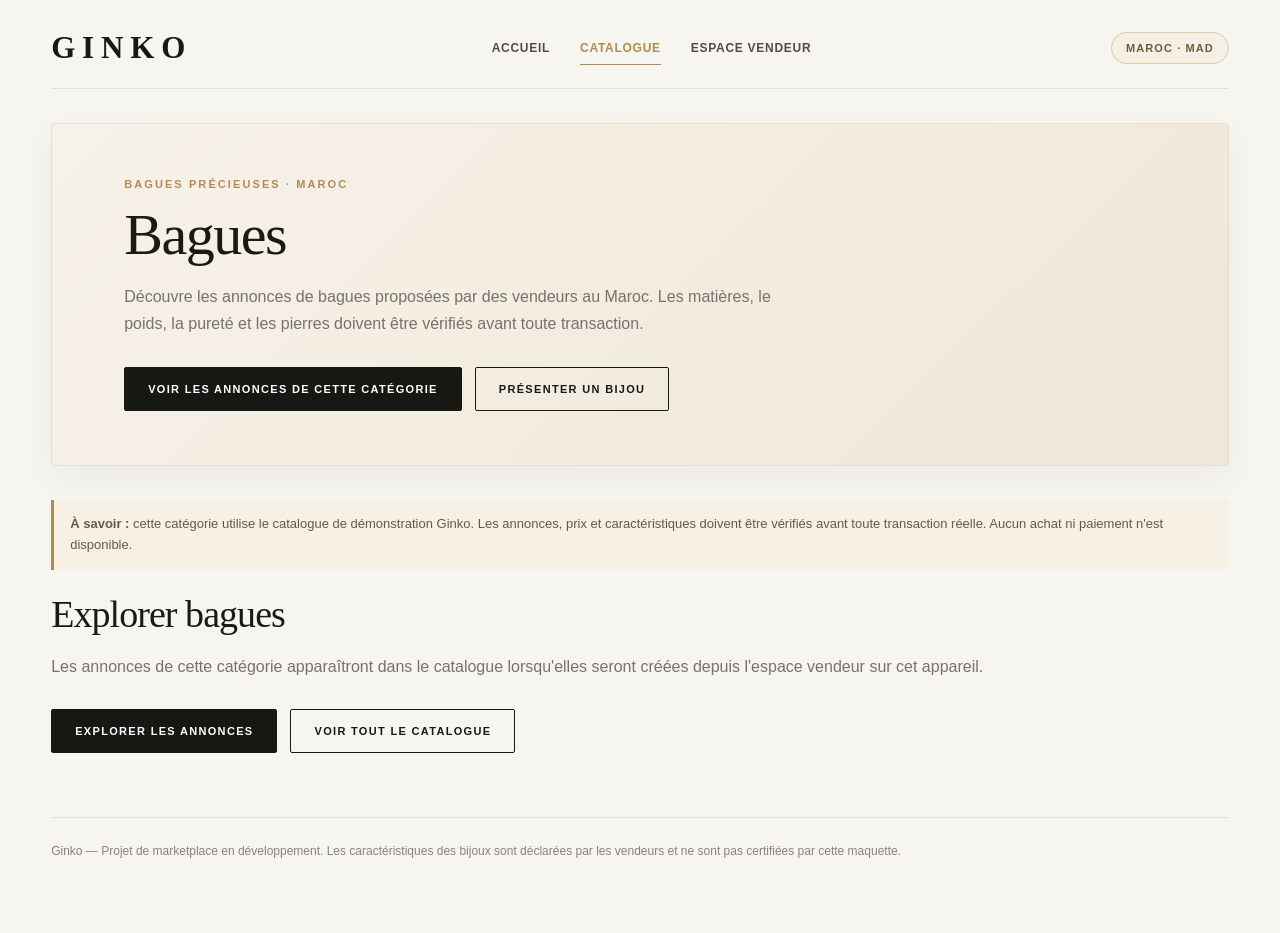
<file: bague.html>
<!doctype html>
<html lang="fr">
<head>
  <meta charset="utf-8">
  <meta name="viewport" content="width=device-width,initial-scale=1">
  <meta name="description" content="Découvre les annonces de bagues proposées par des vendeurs au Maroc. Les matières, le poids, la pureté et les pierres doivent être vérifiés avant toute transaction.">
  <title>Bagues — Ginko</title>
  <link rel="stylesheet" href="marketplace.css">
</head>
<body class="marketplace">
  <main class="market-shell">
    <header class="market-top">
      <a class="market-brand" href="index.html" aria-label="Ginko accueil">GINKO</a>
      <nav class="market-nav" aria-label="Navigation principale">
        <a href="index.html">Accueil</a>
        <a href="catalogue.html" aria-current="page">Catalogue</a>
        <a href="espace-vendeur.html">Espace vendeur</a>
      </nav>
      <span class="market-currency" aria-label="Marché marocain, devise dirham marocain">Maroc · MAD</span>
    </header>
    <section class="market-hero">
      <div class="eyebrow">Bagues précieuses · Maroc</div>
      <h1>Bagues</h1>
      <p>Découvre les annonces de bagues proposées par des vendeurs au Maroc. Les matières, le poids, la pureté et les pierres doivent être vérifiés avant toute transaction.</p>
      <div class="market-actions">
        <a class="btn" href="catalogue.html?category=Bague">Voir les annonces de cette catégorie</a>
        <a class="btn secondary" href="espace-vendeur.html">Présenter un bijou</a>
      </div>
    </section>
    <div class="market-note"><strong>À savoir :</strong> cette catégorie utilise le catalogue de démonstration Ginko. Les annonces, prix et caractéristiques doivent être vérifiés avant toute transaction réelle. Aucun achat ni paiement n'est disponible.</div>
    <h2 class="market-section-title">Explorer bagues</h2>
    <p class="market-subtitle">Les annonces de cette catégorie apparaîtront dans le catalogue lorsqu'elles seront créées depuis l'espace vendeur sur cet appareil.</p>
    <div class="market-actions">
      <a class="btn" href="catalogue.html?category=Bague">Explorer les annonces</a>
      <a class="btn secondary" href="catalogue.html">Voir tout le catalogue</a>
    </div>
    <footer class="market-footer">Ginko — Projet de marketplace en développement. Les caractéristiques des bijoux sont déclarées par les vendeurs et ne sont pas certifiées par cette maquette.</footer>
  </main>
</body>
</html>
</file>
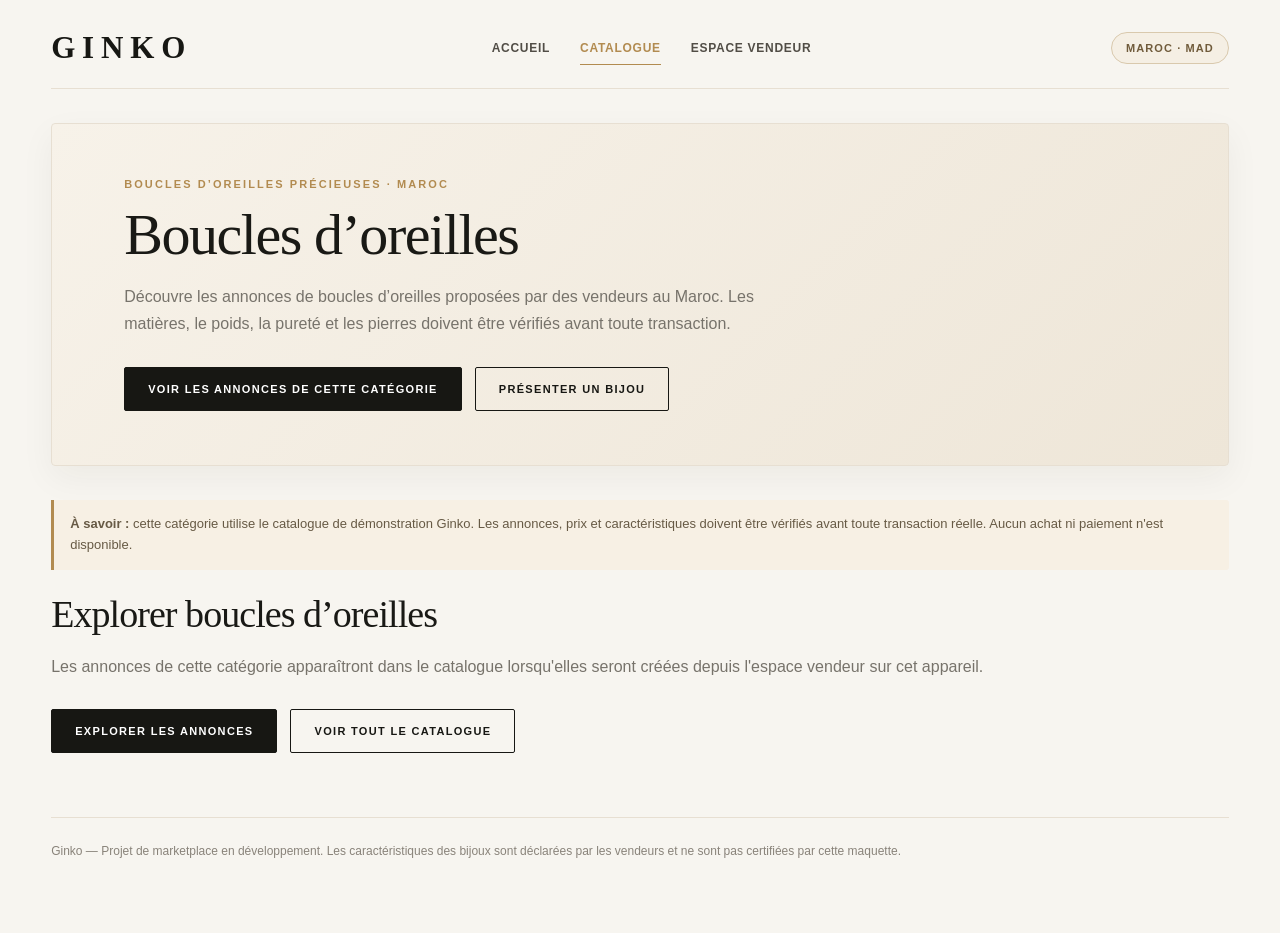
<file: boucles-doreilles.html>
<!doctype html>
<html lang="fr">
<head>
  <meta charset="utf-8">
  <meta name="viewport" content="width=device-width,initial-scale=1">
  <meta name="description" content="Découvre les annonces de boucles d’oreilles proposées par des vendeurs au Maroc. Les matières, le poids, la pureté et les pierres doivent être vérifiés avant toute transaction.">
  <title>Boucles d’oreilles — Ginko</title>
  <link rel="stylesheet" href="marketplace.css">
</head>
<body class="marketplace">
  <main class="market-shell">
    <header class="market-top">
      <a class="market-brand" href="index.html" aria-label="Ginko accueil">GINKO</a>
      <nav class="market-nav" aria-label="Navigation principale">
        <a href="index.html">Accueil</a>
        <a href="catalogue.html" aria-current="page">Catalogue</a>
        <a href="espace-vendeur.html">Espace vendeur</a>
      </nav>
      <span class="market-currency" aria-label="Marché marocain, devise dirham marocain">Maroc · MAD</span>
    </header>
    <section class="market-hero">
      <div class="eyebrow">Boucles d’oreilles précieuses · Maroc</div>
      <h1>Boucles d’oreilles</h1>
      <p>Découvre les annonces de boucles d’oreilles proposées par des vendeurs au Maroc. Les matières, le poids, la pureté et les pierres doivent être vérifiés avant toute transaction.</p>
      <div class="market-actions">
        <a class="btn" href="catalogue.html?category=Boucles%20d%E2%80%99oreilles">Voir les annonces de cette catégorie</a>
        <a class="btn secondary" href="espace-vendeur.html">Présenter un bijou</a>
      </div>
    </section>
    <div class="market-note"><strong>À savoir :</strong> cette catégorie utilise le catalogue de démonstration Ginko. Les annonces, prix et caractéristiques doivent être vérifiés avant toute transaction réelle. Aucun achat ni paiement n'est disponible.</div>
    <h2 class="market-section-title">Explorer boucles d’oreilles</h2>
    <p class="market-subtitle">Les annonces de cette catégorie apparaîtront dans le catalogue lorsqu'elles seront créées depuis l'espace vendeur sur cet appareil.</p>
    <div class="market-actions">
      <a class="btn" href="catalogue.html?category=Boucles%20d%E2%80%99oreilles">Explorer les annonces</a>
      <a class="btn secondary" href="catalogue.html">Voir tout le catalogue</a>
    </div>
    <footer class="market-footer">Ginko — Projet de marketplace en développement. Les caractéristiques des bijoux sont déclarées par les vendeurs et ne sont pas certifiées par cette maquette.</footer>
  </main>
</body>
</html>
</file>
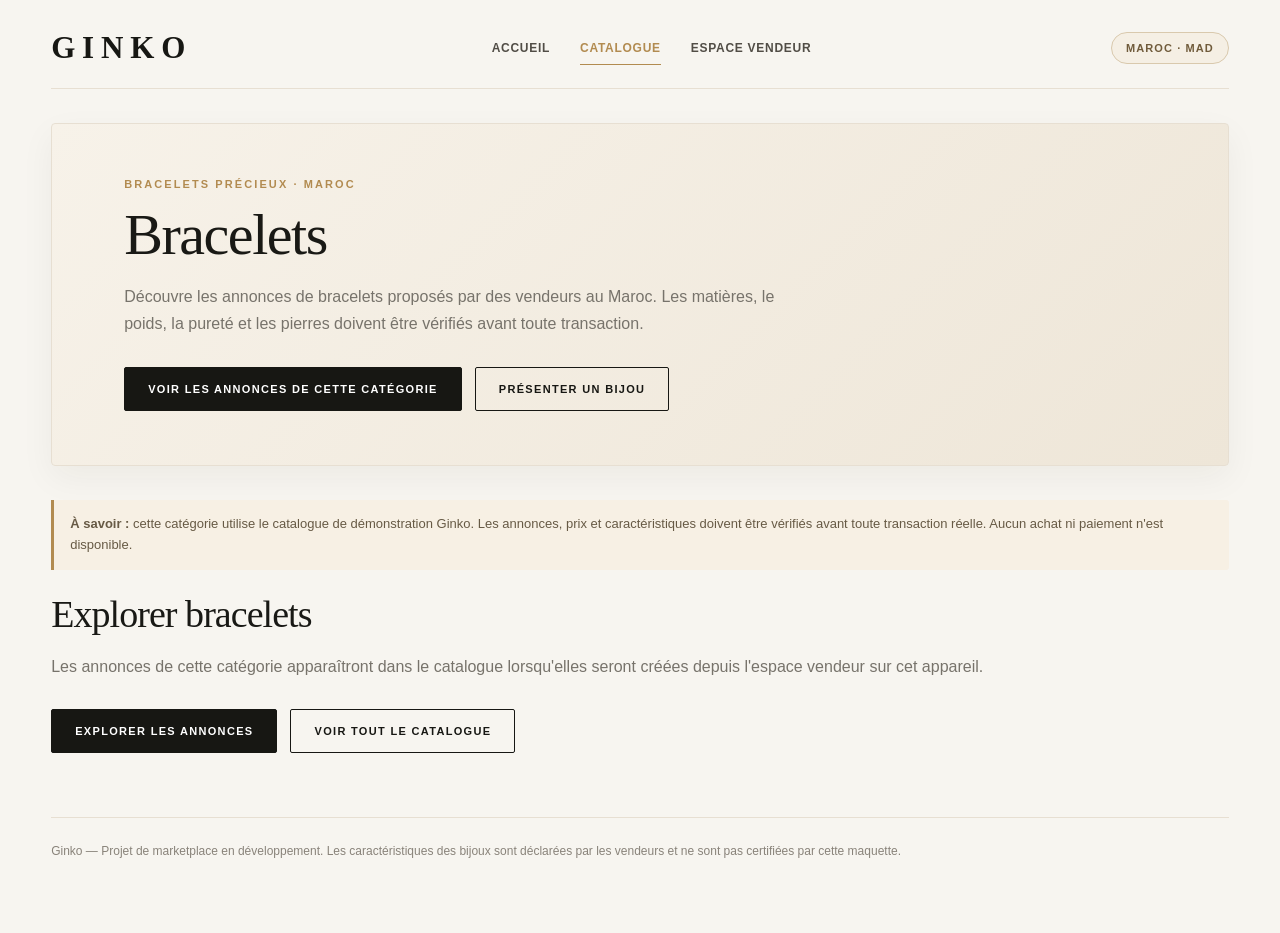
<file: bracelets.html>
<!doctype html>
<html lang="fr">
<head>
  <meta charset="utf-8">
  <meta name="viewport" content="width=device-width,initial-scale=1">
  <meta name="description" content="Découvre les annonces de bracelets proposés par des vendeurs au Maroc. Les matières, le poids, la pureté et les pierres doivent être vérifiés avant toute transaction.">
  <title>Bracelets — Ginko</title>
  <link rel="stylesheet" href="marketplace.css">
</head>
<body class="marketplace">
  <main class="market-shell">
    <header class="market-top">
      <a class="market-brand" href="index.html" aria-label="Ginko accueil">GINKO</a>
      <nav class="market-nav" aria-label="Navigation principale">
        <a href="index.html">Accueil</a>
        <a href="catalogue.html" aria-current="page">Catalogue</a>
        <a href="espace-vendeur.html">Espace vendeur</a>
      </nav>
      <span class="market-currency" aria-label="Marché marocain, devise dirham marocain">Maroc · MAD</span>
    </header>
    <section class="market-hero">
      <div class="eyebrow">Bracelets précieux · Maroc</div>
      <h1>Bracelets</h1>
      <p>Découvre les annonces de bracelets proposés par des vendeurs au Maroc. Les matières, le poids, la pureté et les pierres doivent être vérifiés avant toute transaction.</p>
      <div class="market-actions">
        <a class="btn" href="catalogue.html?category=Bracelet">Voir les annonces de cette catégorie</a>
        <a class="btn secondary" href="espace-vendeur.html">Présenter un bijou</a>
      </div>
    </section>
    <div class="market-note"><strong>À savoir :</strong> cette catégorie utilise le catalogue de démonstration Ginko. Les annonces, prix et caractéristiques doivent être vérifiés avant toute transaction réelle. Aucun achat ni paiement n'est disponible.</div>
    <h2 class="market-section-title">Explorer bracelets</h2>
    <p class="market-subtitle">Les annonces de cette catégorie apparaîtront dans le catalogue lorsqu'elles seront créées depuis l'espace vendeur sur cet appareil.</p>
    <div class="market-actions">
      <a class="btn" href="catalogue.html?category=Bracelet">Explorer les annonces</a>
      <a class="btn secondary" href="catalogue.html">Voir tout le catalogue</a>
    </div>
    <footer class="market-footer">Ginko — Projet de marketplace en développement. Les caractéristiques des bijoux sont déclarées par les vendeurs et ne sont pas certifiées par cette maquette.</footer>
  </main>
</body>
</html>
</file>
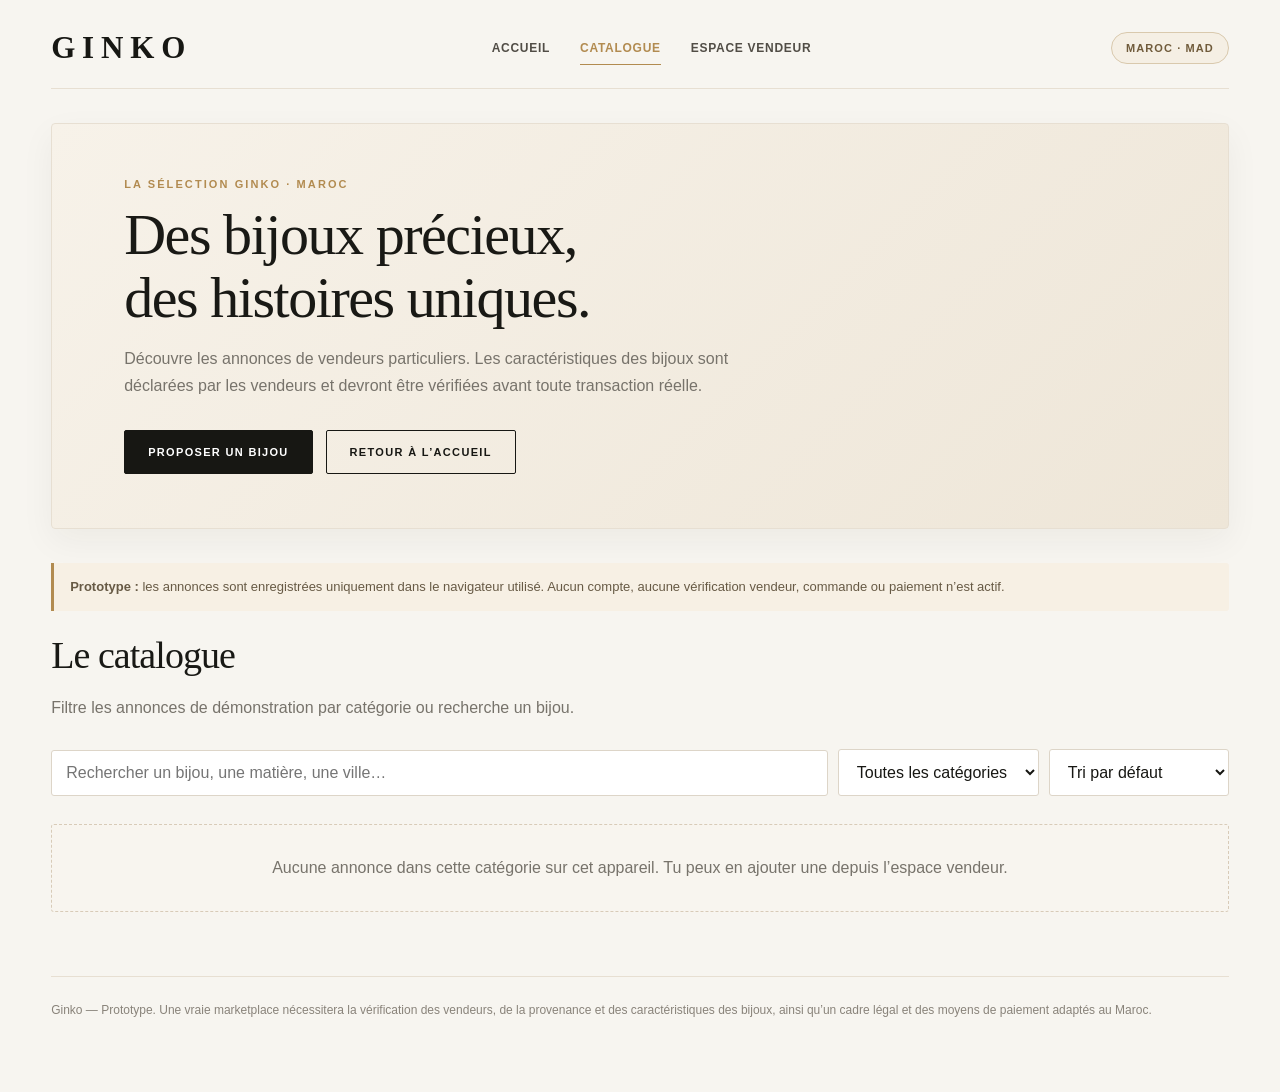
<file: catalogue.html>
<!doctype html>
<html lang="fr">
<head>
  <meta charset="utf-8">
  <meta name="viewport" content="width=device-width,initial-scale=1">
  <meta name="description" content="Catalogue de bijoux précieux proposés par des vendeurs au Maroc sur Ginko.">
  <title>Catalogue — Ginko</title>
  <link rel="stylesheet" href="marketplace.css">
</head>
<body class="marketplace">
<main class="market-shell">
  <header class="market-top">
    <a class="market-brand" href="index.html" aria-label="Ginko accueil">GINKO</a>
    <nav class="market-nav" aria-label="Navigation principale">
      <a href="index.html">Accueil</a><a href="catalogue.html" aria-current="page">Catalogue</a><a href="espace-vendeur.html">Espace vendeur</a>
    </nav>
      <span class="market-currency" aria-label="Marché marocain, devise dirham marocain">Maroc · MAD</span>
  </header>
  <section class="market-hero">
    <div class="eyebrow">La sélection Ginko · Maroc</div>
    <h1>Des bijoux précieux,<br>des histoires uniques.</h1>
    <p>Découvre les annonces de vendeurs particuliers. Les caractéristiques des bijoux sont déclarées par les vendeurs et devront être vérifiées avant toute transaction réelle.</p>
    <div class="market-actions"><a class="btn" href="espace-vendeur.html">Proposer un bijou</a><a class="btn secondary" href="index.html">Retour à l’accueil</a></div>
  </section>
  <div class="market-note"><strong>Prototype :</strong> les annonces sont enregistrées uniquement dans le navigateur utilisé. Aucun compte, aucune vérification vendeur, commande ou paiement n’est actif.</div>
  <h2 class="market-section-title">Le catalogue</h2>
  <p class="market-subtitle">Filtre les annonces de démonstration par catégorie ou recherche un bijou.</p>
  <div class="market-toolbar">
    <input id="marketSearch" type="search" placeholder="Rechercher un bijou, une matière, une ville…" aria-label="Rechercher">
    <select id="marketCategory" aria-label="Catégorie">
      <option value="">Toutes les catégories</option><option value="Bague">Bagues</option><option value="Bracelet">Bracelets</option><option value="Collier">Colliers et pendentifs</option><option value="Boucles d’oreilles">Boucles d’oreilles</option><option value="Autre">Autres bijoux</option>
    </select>
    <select id="marketSort" aria-label="Trier par prix">
      <option value="">Tri par défaut</option><option value="price-asc">Prix croissant</option><option value="price-desc">Prix décroissant</option>
    </select>
  </div>
  <section class="market-grid" data-ginko-catalog aria-live="polite"></section>
  <footer class="market-footer">Ginko — Prototype. Une vraie marketplace nécessitera la vérification des vendeurs, de la provenance et des caractéristiques des bijoux, ainsi qu’un cadre légal et des moyens de paiement adaptés au Maroc.</footer>
</main>
<script src="marketplace.js"></script>
</body>
</html>
</file>
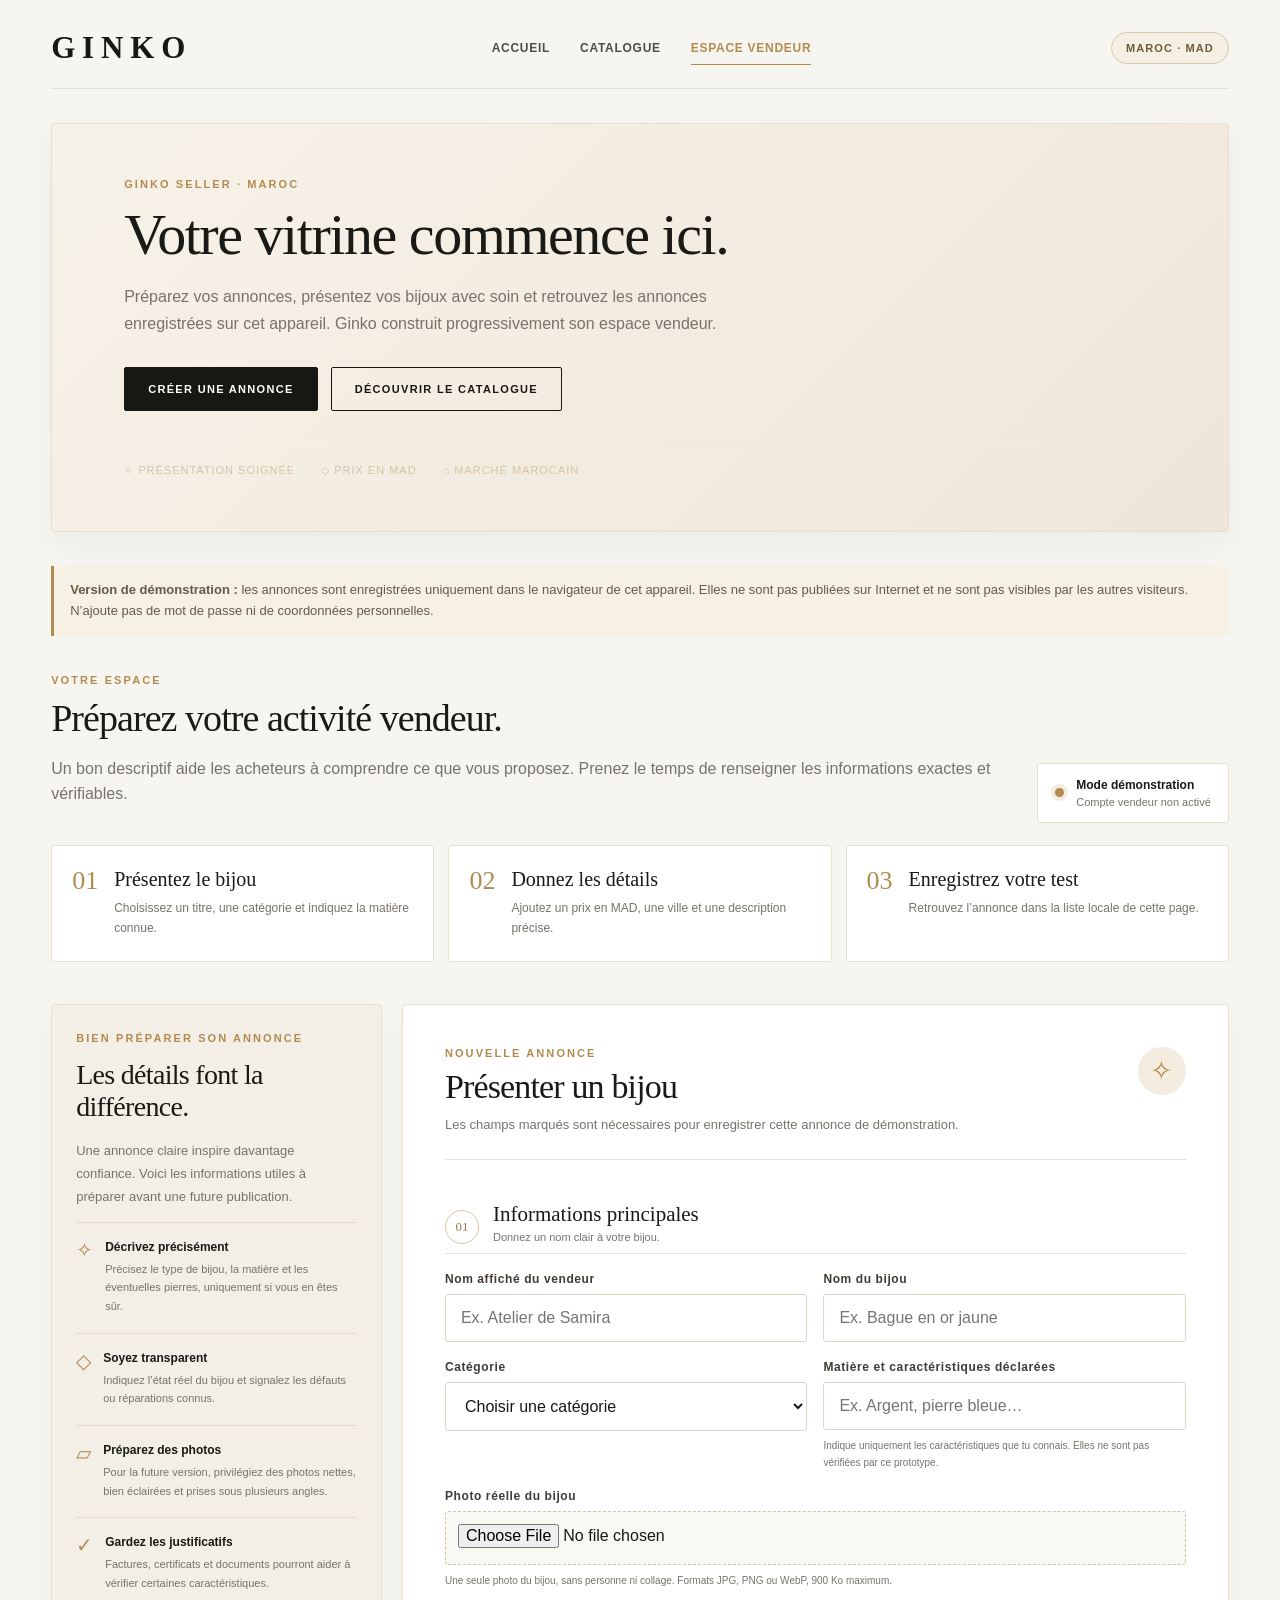
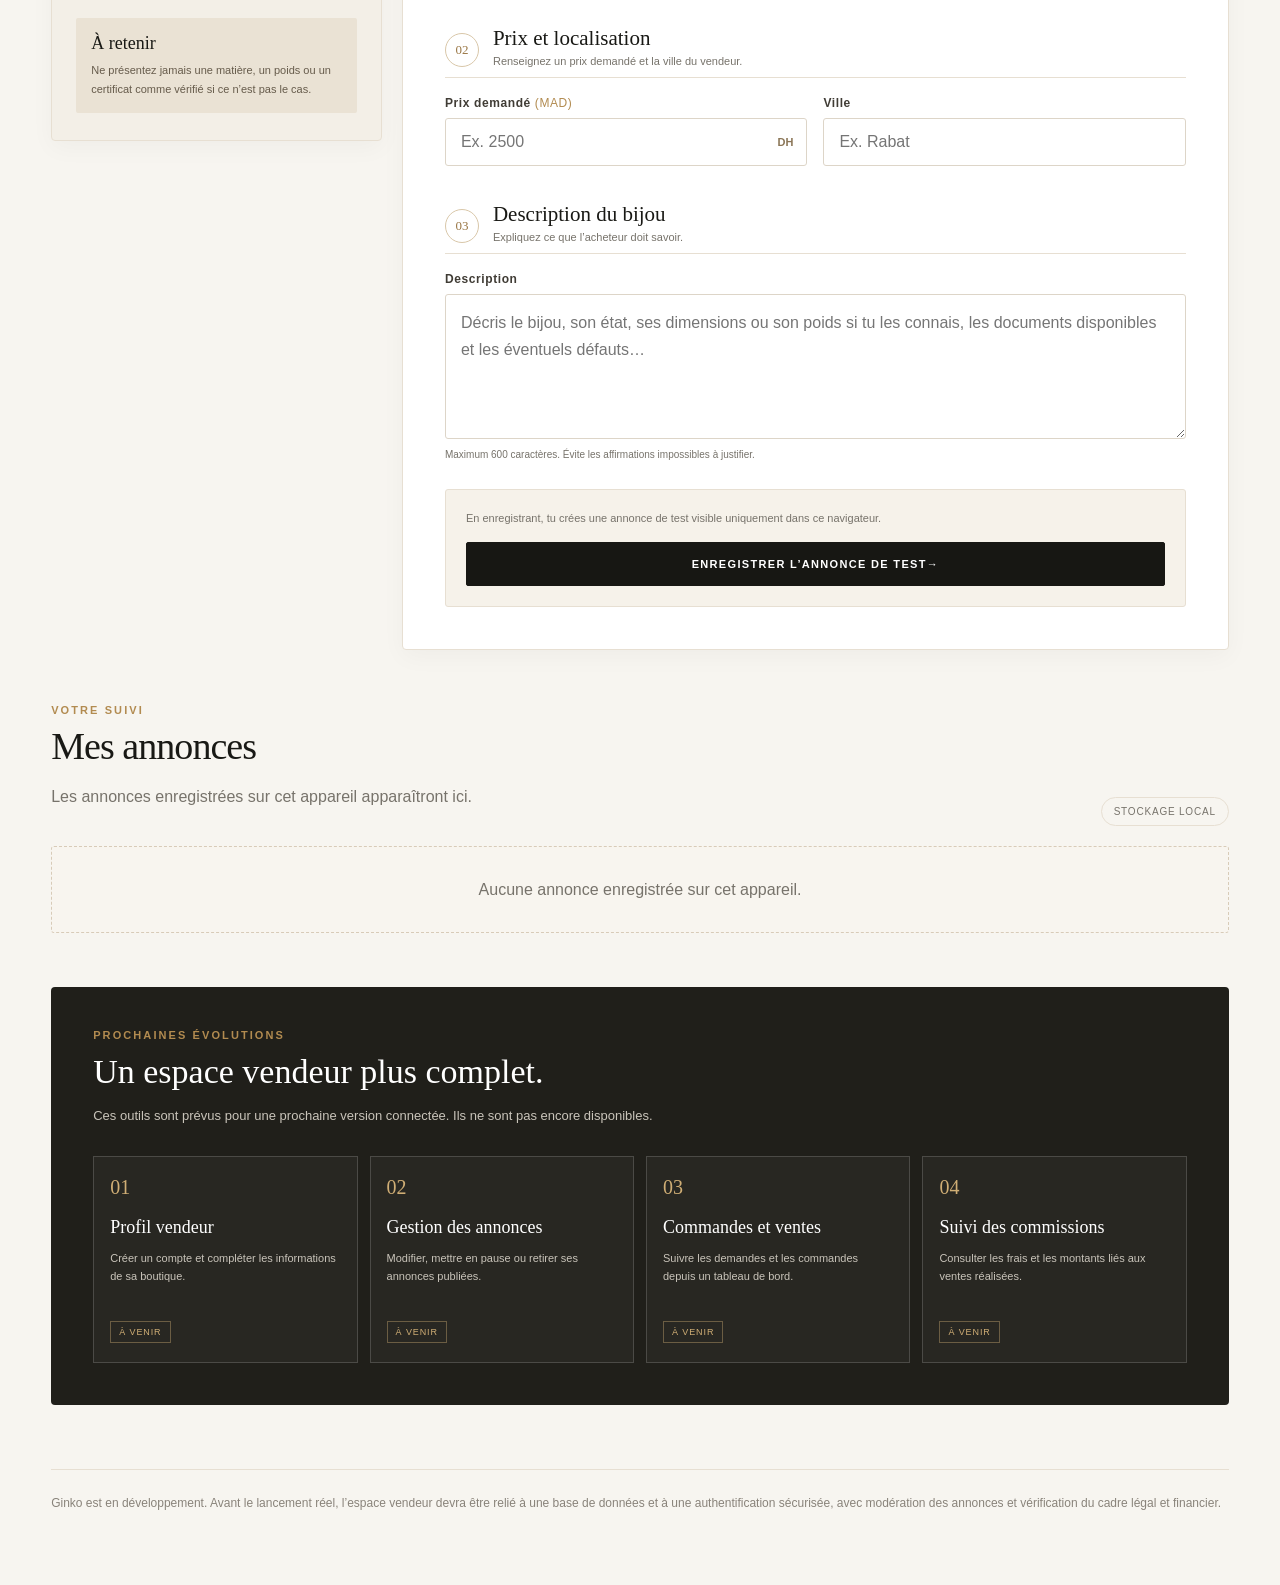
<file: espace-vendeur.html>
<!doctype html>
<html lang="fr">
<head>
  <meta charset="utf-8">
  <meta name="viewport" content="width=device-width,initial-scale=1">
  <meta name="description" content="Espace vendeur Ginko — préparez et gérez vos annonces de bijoux.">
  <title>Espace vendeur — Ginko</title>
  <link rel="stylesheet" href="marketplace.css">
</head>
<body class="marketplace">
<main class="market-shell">
  <header class="market-top">
    <a class="market-brand" href="index.html" aria-label="Ginko accueil">GINKO</a>
    <nav class="market-nav" aria-label="Navigation principale">
      <a href="index.html">Accueil</a>
      <a href="catalogue.html">Catalogue</a>
      <a href="espace-vendeur.html" aria-current="page">Espace vendeur</a>
    </nav>
    <span class="market-currency" aria-label="Marché marocain, devise dirham marocain">Maroc · MAD</span>
  </header>

  <section class="market-hero seller-hero">
    <div class="eyebrow">Ginko Seller · Maroc</div>
    <h1>Votre vitrine commence ici.</h1>
    <p>Préparez vos annonces, présentez vos bijoux avec soin et retrouvez les annonces enregistrées sur cet appareil. Ginko construit progressivement son espace vendeur.</p>
    <div class="market-actions">
      <a class="btn" href="#deposer">Créer une annonce</a>
      <a class="btn secondary" href="catalogue.html">Découvrir le catalogue</a>
    </div>
    <div class="seller-hero-foot"><span>✧ Présentation soignée</span><span>◇ Prix en MAD</span><span>⌂ Marché marocain</span></div>
  </section>

  <div class="market-note seller-prototype-note">
    <strong>Version de démonstration :</strong> les annonces sont enregistrées uniquement dans le navigateur de cet appareil. Elles ne sont pas publiées sur Internet et ne sont pas visibles par les autres visiteurs. N’ajoute pas de mot de passe ni de coordonnées personnelles.
  </div>

  <section class="seller-welcome">
    <div>
      <div class="eyebrow">Votre espace</div>
      <h2 class="market-section-title">Préparez votre activité vendeur.</h2>
      <p class="market-subtitle">Un bon descriptif aide les acheteurs à comprendre ce que vous proposez. Prenez le temps de renseigner les informations exactes et vérifiables.</p>
    </div>
    <div class="seller-status-card">
      <span class="seller-status-dot"></span>
      <div><strong>Mode démonstration</strong><small>Compte vendeur non activé</small></div>
    </div>
  </section>

  <section class="seller-steps" aria-label="Étapes pour préparer une annonce">
    <article class="seller-step"><span class="seller-step-number">01</span><div><h3>Présentez le bijou</h3><p>Choisissez un titre, une catégorie et indiquez la matière connue.</p></div></article>
    <article class="seller-step"><span class="seller-step-number">02</span><div><h3>Donnez les détails</h3><p>Ajoutez un prix en MAD, une ville et une description précise.</p></div></article>
    <article class="seller-step"><span class="seller-step-number">03</span><div><h3>Enregistrez votre test</h3><p>Retrouvez l’annonce dans la liste locale de cette page.</p></div></article>
  </section>

  <div class="seller-layout seller-main-layout">
    <aside class="seller-aside seller-guidance">
      <div class="eyebrow">Bien préparer son annonce</div>
      <h2>Les détails font la différence.</h2>
      <p>Une annonce claire inspire davantage confiance. Voici les informations utiles à préparer avant une future publication.</p>
      <div class="seller-tip"><span>✧</span><div><strong>Décrivez précisément</strong><p>Précisez le type de bijou, la matière et les éventuelles pierres, uniquement si vous en êtes sûr.</p></div></div>
      <div class="seller-tip"><span>◇</span><div><strong>Soyez transparent</strong><p>Indiquez l’état réel du bijou et signalez les défauts ou réparations connus.</p></div></div>
      <div class="seller-tip"><span>▱</span><div><strong>Préparez des photos</strong><p>Pour la future version, privilégiez des photos nettes, bien éclairées et prises sous plusieurs angles.</p></div></div>
      <div class="seller-tip"><span>✓</span><div><strong>Gardez les justificatifs</strong><p>Factures, certificats et documents pourront aider à vérifier certaines caractéristiques.</p></div></div>
      <div class="seller-aside-foot"><strong>À retenir</strong><p>Ne présentez jamais une matière, un poids ou un certificat comme vérifié si ce n’est pas le cas.</p></div>
    </aside>

    <section class="seller-panel seller-form-panel" id="deposer">
      <div class="seller-panel-heading">
        <div><div class="eyebrow">Nouvelle annonce</div><h2>Présenter un bijou</h2><p class="market-subtitle">Les champs marqués sont nécessaires pour enregistrer cette annonce de démonstration.</p></div>
        <span class="seller-panel-icon">✧</span>
      </div>
      <form class="seller-form" id="sellerListingForm">
        <div class="seller-form-section"><span>01</span><div><h3>Informations principales</h3><p>Donnez un nom clair à votre bijou.</p></div></div>
        <div class="field"><label for="sellerName">Nom affiché du vendeur</label><input id="sellerName" name="seller" maxlength="50" required placeholder="Ex. Atelier de Samira"></div>
        <div class="field"><label for="listingTitle">Nom du bijou</label><input id="listingTitle" name="title" maxlength="80" required placeholder="Ex. Bague en or jaune"></div>
        <div class="field"><label for="listingCategory">Catégorie</label><select id="listingCategory" name="category" required><option value="">Choisir une catégorie</option><option>Bague</option><option>Bracelet</option><option>Collier</option><option>Boucles d’oreilles</option><option>Autre</option></select></div>
        <div class="field"><label for="listingMaterial">Matière et caractéristiques déclarées</label><input id="listingMaterial" name="material" maxlength="100" required placeholder="Ex. Argent, pierre bleue…"><small>Indique uniquement les caractéristiques que tu connais. Elles ne sont pas vérifiées par ce prototype.</small></div>
        <div class="field full"><label for="listingImage">Photo réelle du bijou</label><input id="listingImage" name="image" type="file" accept="image/jpeg,image/png,image/webp" required><small>Une seule photo du bijou, sans personne ni collage. Formats JPG, PNG ou WebP, 900 Ko maximum.</small></div>

        <div class="seller-form-section"><span>02</span><div><h3>Prix et localisation</h3><p>Renseignez un prix demandé et la ville du vendeur.</p></div></div>
        <div class="field"><label for="listingPrice">Prix demandé <em>(MAD)</em></label><div class="seller-price-input"><input id="listingPrice" name="price" type="number" min="1" max="100000000" step="1" required placeholder="Ex. 2500"><span>DH</span></div></div>
        <div class="field"><label for="listingCity">Ville</label><input id="listingCity" name="city" maxlength="60" required placeholder="Ex. Rabat"></div>

        <div class="seller-form-section"><span>03</span><div><h3>Description du bijou</h3><p>Expliquez ce que l’acheteur doit savoir.</p></div></div>
        <div class="field full"><label for="listingDescription">Description</label><textarea id="listingDescription" name="description" maxlength="600" required placeholder="Décris le bijou, son état, ses dimensions ou son poids si tu les connais, les documents disponibles et les éventuels défauts…"></textarea><small>Maximum 600 caractères. Évite les affirmations impossibles à justifier.</small></div>
        <div class="seller-submit-area">
          <p>En enregistrant, tu crées une annonce de test visible uniquement dans ce navigateur.</p>
          <button class="btn" type="submit">Enregistrer l’annonce de test <span aria-hidden="true">→</span></button>
          <p id="sellerStatus" class="market-note" role="status" hidden></p>
        </div>
      </form>
    </section>
  </div>

  <section class="seller-listing-section">
    <div class="seller-listing-heading"><div><div class="eyebrow">Votre suivi</div><h2 class="market-section-title">Mes annonces</h2><p class="market-subtitle">Les annonces enregistrées sur cet appareil apparaîtront ici.</p></div><span class="seller-local-label">Stockage local</span></div>
    <div class="seller-list" id="sellerListings" aria-live="polite"></div>
  </section>

  <section class="seller-coming">
    <div><div class="eyebrow">Prochaines évolutions</div><h2>Un espace vendeur plus complet.</h2><p>Ces outils sont prévus pour une prochaine version connectée. Ils ne sont pas encore disponibles.</p></div>
    <div class="seller-coming-grid">
      <article><span>01</span><h3>Profil vendeur</h3><p>Créer un compte et compléter les informations de sa boutique.</p><small>À venir</small></article>
      <article><span>02</span><h3>Gestion des annonces</h3><p>Modifier, mettre en pause ou retirer ses annonces publiées.</p><small>À venir</small></article>
      <article><span>03</span><h3>Commandes et ventes</h3><p>Suivre les demandes et les commandes depuis un tableau de bord.</p><small>À venir</small></article>
      <article><span>04</span><h3>Suivi des commissions</h3><p>Consulter les frais et les montants liés aux ventes réalisées.</p><small>À venir</small></article>
    </div>
  </section>

  <footer class="market-footer">Ginko est en développement. Avant le lancement réel, l’espace vendeur devra être relié à une base de données et à une authentification sécurisée, avec modération des annonces et vérification du cadre légal et financier.</footer>
</main>
<script src="marketplace.js"></script>
</body>
</html>
</file>
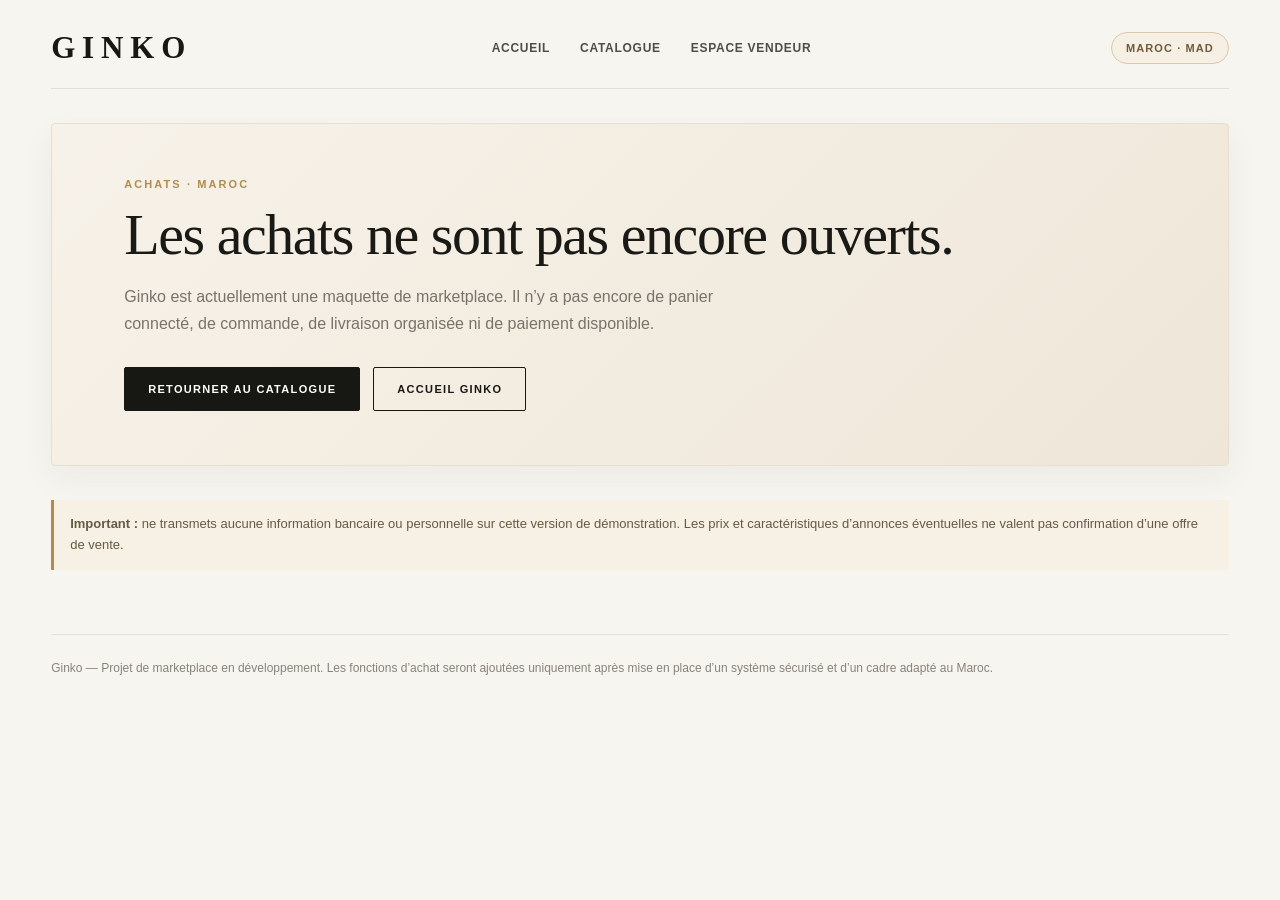
<file: panier.html>
<!doctype html>
<html lang="fr">
<head>
  <meta charset="utf-8">
  <meta name="viewport" content="width=device-width,initial-scale=1">
  <meta name="description" content="Informations sur les achats et les commandes Ginko.">
  <title>Achats — Ginko</title>
  <link rel="stylesheet" href="marketplace.css">
</head>
<body class="marketplace">
<main class="market-shell">
  <header class="market-top">
    <a class="market-brand" href="index.html" aria-label="Ginko accueil">GINKO</a>
    <nav class="market-nav" aria-label="Navigation principale">
      <a href="index.html">Accueil</a><a href="catalogue.html">Catalogue</a><a href="espace-vendeur.html">Espace vendeur</a>
    </nav>
      <span class="market-currency" aria-label="Marché marocain, devise dirham marocain">Maroc · MAD</span>
  </header>
  <section class="market-hero">
    <div class="eyebrow">Achats · Maroc</div>
    <h1>Les achats ne sont pas encore ouverts.</h1>
    <p>Ginko est actuellement une maquette de marketplace. Il n’y a pas encore de panier connecté, de commande, de livraison organisée ni de paiement disponible.</p>
    <div class="market-actions"><a class="btn" href="catalogue.html">Retourner au catalogue</a><a class="btn secondary" href="index.html">Accueil Ginko</a></div>
  </section>
  <div class="market-note"><strong>Important :</strong> ne transmets aucune information bancaire ou personnelle sur cette version de démonstration. Les prix et caractéristiques d’annonces éventuelles ne valent pas confirmation d’une offre de vente.</div>
  <footer class="market-footer">Ginko — Projet de marketplace en développement. Les fonctions d’achat seront ajoutées uniquement après mise en place d’un système sécurisé et d’un cadre adapté au Maroc.</footer>
</main>
</body>
</html>
</file>
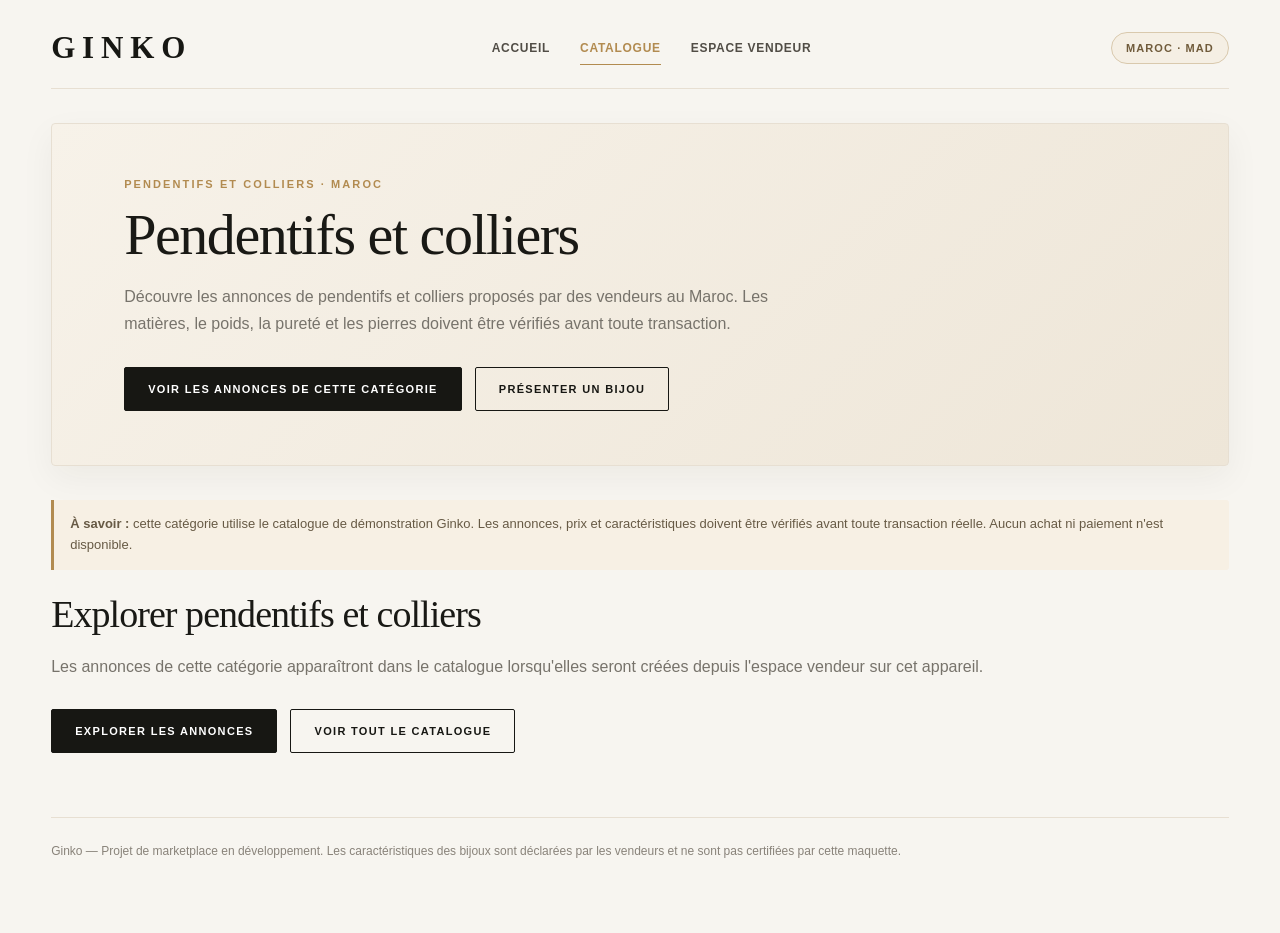
<file: pendentifs.html>
<!doctype html>
<html lang="fr">
<head>
  <meta charset="utf-8">
  <meta name="viewport" content="width=device-width,initial-scale=1">
  <meta name="description" content="Découvre les annonces de pendentifs et colliers proposés par des vendeurs au Maroc. Les matières, le poids, la pureté et les pierres doivent être vérifiés avant toute transaction.">
  <title>Pendentifs et colliers — Ginko</title>
  <link rel="stylesheet" href="marketplace.css">
</head>
<body class="marketplace">
  <main class="market-shell">
    <header class="market-top">
      <a class="market-brand" href="index.html" aria-label="Ginko accueil">GINKO</a>
      <nav class="market-nav" aria-label="Navigation principale">
        <a href="index.html">Accueil</a>
        <a href="catalogue.html" aria-current="page">Catalogue</a>
        <a href="espace-vendeur.html">Espace vendeur</a>
      </nav>
      <span class="market-currency" aria-label="Marché marocain, devise dirham marocain">Maroc · MAD</span>
    </header>
    <section class="market-hero">
      <div class="eyebrow">Pendentifs et colliers · Maroc</div>
      <h1>Pendentifs et colliers</h1>
      <p>Découvre les annonces de pendentifs et colliers proposés par des vendeurs au Maroc. Les matières, le poids, la pureté et les pierres doivent être vérifiés avant toute transaction.</p>
      <div class="market-actions">
        <a class="btn" href="catalogue.html?category=Collier">Voir les annonces de cette catégorie</a>
        <a class="btn secondary" href="espace-vendeur.html">Présenter un bijou</a>
      </div>
    </section>
    <div class="market-note"><strong>À savoir :</strong> cette catégorie utilise le catalogue de démonstration Ginko. Les annonces, prix et caractéristiques doivent être vérifiés avant toute transaction réelle. Aucun achat ni paiement n'est disponible.</div>
    <h2 class="market-section-title">Explorer pendentifs et colliers</h2>
    <p class="market-subtitle">Les annonces de cette catégorie apparaîtront dans le catalogue lorsqu'elles seront créées depuis l'espace vendeur sur cet appareil.</p>
    <div class="market-actions">
      <a class="btn" href="catalogue.html?category=Collier">Explorer les annonces</a>
      <a class="btn secondary" href="catalogue.html">Voir tout le catalogue</a>
    </div>
    <footer class="market-footer">Ginko — Projet de marketplace en développement. Les caractéristiques des bijoux sont déclarées par les vendeurs et ne sont pas certifiées par cette maquette.</footer>
  </main>
</body>
</html>
</file>
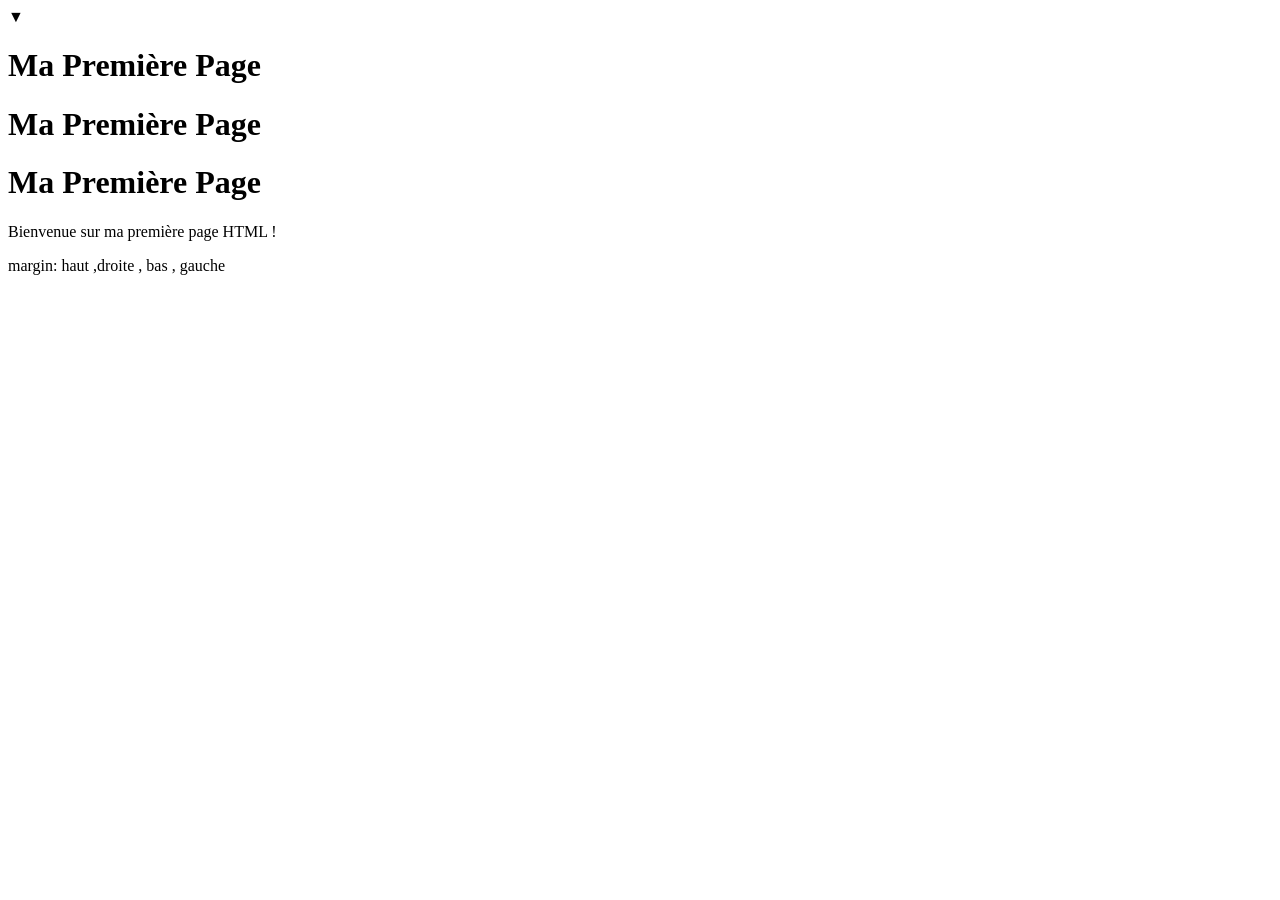
<file: structure.html>
<!DOCTYPE html>
<html>

    <head>

            <title>Ma Première Page HTML</title>
    </head>
            ▼<body>
                <h1>Ma Première Page</h1>
                <!-- Ceci est un commentaire en HTML -->
                <h1>Ma Première Page</h1>
                <!-- Ceci est un commentaire en HTML -->
                <h1>Ma Première Page</h1>
                <p>Bienvenue sur ma première page HTML !</p>
            </body>
</html> 







margin: haut ,droite , bas , gauche
</file>
<file: marketplace.css>
/* Styles du catalogue et de l’espace vendeur Ginko */
:root{--ink:#1b1a18;--muted:#77716a;--gold:#b9955b;--cream:#f8f5ef;--line:#e8e1d7}*{box-sizing:border-box}body.marketplace{margin:0;background:#fff;color:var(--ink);font-family:Arial,Helvetica,sans-serif}.market-shell{max-width:1180px;margin:0 auto;padding:42px 24px 80px}.market-top{display:flex;justify-content:space-between;align-items:center;gap:20px;margin-bottom:34px}.market-brand{font-family:Georgia,serif;font-size:30px;letter-spacing:.16em;text-decoration:none}.market-nav{display:flex;gap:18px;flex-wrap:wrap;font-size:13px}.market-nav a{text-decoration:none;border-bottom:1px solid transparent;padding-bottom:4px}.market-nav a:hover{border-color:var(--gold)}.market-hero{background:var(--cream);padding:54px clamp(24px,6vw,72px);border:1px solid var(--line);margin-bottom:34px}.eyebrow{font-size:11px;letter-spacing:.22em;text-transform:uppercase;color:var(--gold);font-weight:700}.market-hero h1{font-family:Georgia,serif;font-size:clamp(34px,5vw,58px);font-weight:400;line-height:1.08;margin:14px 0}.market-hero p{max-width:660px;color:var(--muted);line-height:1.7}.market-actions{display:flex;gap:12px;flex-wrap:wrap;margin-top:24px}.btn{display:inline-flex;align-items:center;justify-content:center;padding:13px 20px;border:1px solid var(--ink);background:var(--ink);color:#fff;text-decoration:none;font-size:12px;letter-spacing:.08em;text-transform:uppercase;cursor:pointer}.btn.secondary{background:transparent;color:var(--ink)}.market-note{padding:14px 16px;background:#fffaf0;border-left:3px solid var(--gold);color:#675a45;font-size:13px;line-height:1.6;margin:22px 0}.market-toolbar{display:flex;gap:12px;flex-wrap:wrap;align-items:center;margin:26px 0}.market-toolbar input,.market-toolbar select,.field input,.field select,.field textarea{width:100%;padding:13px 14px;border:1px solid var(--line);background:#fff;font:inherit;color:var(--ink)}.market-toolbar input{flex:1;min-width:220px}.market-toolbar select{width:auto;min-width:180px}.market-grid{display:grid;grid-template-columns:repeat(3,minmax(0,1fr));gap:20px}.market-card{border:1px solid var(--line);background:#fff}.market-card-visual{height:210px;background:linear-gradient(135deg,#eee5d8,#faf8f4);display:flex;align-items:center;justify-content:center;color:#a28b6b;font-family:Georgia,serif;font-size:38px}.market-card-body{padding:18px}.market-card h3{font-family:Georgia,serif;font-size:21px;font-weight:400;margin:0 0 8px}.market-meta{font-size:12px;color:var(--muted);line-height:1.6}.market-price{font-size:20px;margin:14px 0 8px}.tag{display:inline-block;font-size:10px;text-transform:uppercase;letter-spacing:.12em;padding:6px 8px;background:var(--cream);color:#78684e;margin:4px 4px 0 0}.market-section-title{font-family:Georgia,serif;font-size:30px;font-weight:400;margin:38px 0 8px}.market-subtitle{color:var(--muted);line-height:1.6}.seller-layout{display:grid;grid-template-columns:260px 1fr;gap:30px;align-items:start}.seller-aside{background:var(--cream);padding:24px;border:1px solid var(--line)}.seller-aside h2{font-family:Georgia,serif;font-weight:400;margin-top:0}.seller-aside p{font-size:13px;color:var(--muted);line-height:1.6}.seller-panel{border:1px solid var(--line);padding:clamp(20px,4vw,36px)}.seller-panel h2{font-family:Georgia,serif;font-weight:400;font-size:28px;margin:0 0 8px}.seller-form{display:grid;grid-template-columns:1fr 1fr;gap:16px;margin-top:24px}.field{display:flex;flex-direction:column;gap:7px}.field.full{grid-column:1/-1}.field label{font-size:12px;letter-spacing:.05em;color:#5d5750}.field textarea{min-height:100px;resize:vertical}.field small{color:var(--muted);font-size:11px;line-height:1.5}.seller-list{display:grid;gap:10px;margin-top:20px}.seller-list-item{border:1px solid var(--line);padding:14px;display:flex;justify-content:space-between;gap:16px;align-items:center}.seller-list-item strong{display:block;font-size:14px}.seller-list-item span{font-size:12px;color:var(--muted)}.empty-state{padding:30px;text-align:center;background:var(--cream);color:var(--muted);line-height:1.6}.market-footer{border-top:1px solid var(--line);margin-top:54px;padding-top:20px;color:var(--muted);font-size:12px;line-height:1.6}@media(max-width:850px){.market-grid{grid-template-columns:repeat(2,minmax(0,1fr))}.seller-layout{grid-template-columns:1fr}}@media(max-width:560px){.market-shell{padding:24px 16px 56px}.market-top{align-items:flex-start;flex-direction:column}.market-grid{grid-template-columns:1fr}.market-card-visual{height:180px}.seller-form{grid-template-columns:1fr}.field.full{grid-column:auto}.market-hero{padding:34px 24px}.market-toolbar select{width:100%}}
/* Accessibilité et confort de navigation */
.marketplace a:focus-visible,.marketplace button:focus-visible,.marketplace input:focus-visible,.marketplace select:focus-visible,.marketplace textarea:focus-visible{outline:3px solid var(--gold);outline-offset:3px}
.market-nav a[aria-current="page"]{border-color:var(--gold);font-weight:700}
.market-toolbar input,.market-toolbar select,.field input,.field select,.field textarea{min-height:44px;border-radius:0}
.btn{min-height:44px}
@media(max-width:560px){.market-actions .btn{width:100%}.seller-list-item{align-items:flex-start;flex-direction:column}.market-nav{gap:12px}}

/* Indicateur de devise et de marché */
.market-currency{display:inline-flex;align-items:center;white-space:nowrap;padding:8px 11px;border:1px solid var(--line);color:var(--muted);font-size:11px;letter-spacing:.08em;text-transform:uppercase}.market-top{flex-wrap:wrap}@media(max-width:560px){.market-currency{align-self:flex-start}}


/* GINKO — identité visuelle premium */
:root{
  --ink:#171713;
  --muted:#77736b;
  --gold:#b28b50;
  --cream:#f6f2ea;
  --line:#e7dfd2;
}
html{scroll-behavior:smooth}
body.marketplace{
  background:#faf9f6;
  color:var(--ink);
  font-family:Inter,-apple-system,BlinkMacSystemFont,"Segoe UI",Arial,sans-serif;
  -webkit-font-smoothing:antialiased;
}
.market-shell{max-width:1280px;padding:30px clamp(18px,4vw,54px) 72px}
.market-top{
  position:relative;
  padding:0 0 22px;
  margin-bottom:34px;
  border-bottom:1px solid var(--line);
}
.market-brand{
  color:var(--ink);
  font-size:31px;
  font-weight:600;
  letter-spacing:.22em;
  transition:color .2s ease;
}
.market-brand:hover{color:var(--gold)}
.market-nav{gap:clamp(14px,2.5vw,30px);align-items:center}
.market-nav a{
  color:#514d46;
  font-size:12px;
  font-weight:600;
  letter-spacing:.06em;
  text-transform:uppercase;
  padding:9px 0;
  transition:color .2s ease,border-color .2s ease;
}
.market-nav a:hover,.market-nav a[aria-current="page"]{color:var(--gold);border-color:var(--gold)}
.market-currency{
  border:1px solid #d9c9ad;
  border-radius:999px;
  padding:9px 14px;
  color:#705b3b;
  background:#f5efe4;
  font-weight:700;
  letter-spacing:.1em;
}
.home-hero{
  min-height:540px;
  margin:0 0 54px;
  padding:clamp(34px,7vw,92px);
  border:1px solid #302b22;
  border-radius:5px;
  background:
    radial-gradient(ellipse at 82% 18%,rgba(190,155,98,.22),transparent 35%),
    linear-gradient(118deg,#171713 0%,#24221c 58%,#373024 100%);
  box-shadow:0 24px 60px rgba(30,25,17,.12);
}
.home-hero:after{
  content:"G";
  right:7%;top:50%;
  transform:translateY(-50%);
  font:clamp(230px,35vw,460px)/1 Georgia,serif;
  color:rgba(207,176,124,.09);
}
.home-copy{max-width:710px}
.home-copy .eyebrow{color:#d4b780}
.home-copy h1{
  max-width:700px;
  font-family:Georgia,"Times New Roman",serif;
  font-weight:400;
  letter-spacing:-.035em;
  font-size:clamp(46px,6.5vw,82px);
  line-height:1.02;
  margin:22px 0;
}
.home-copy p{font-size:15px;max-width:590px;line-height:1.9;color:#d6d1c7}
.market-actions{gap:13px;margin-top:30px}
.btn{
  border-radius:2px;
  padding:15px 23px;
  font-size:11px;
  font-weight:700;
  letter-spacing:.12em;
  transition:transform .2s ease,background .2s ease,border-color .2s ease,box-shadow .2s ease;
}
.btn:hover{transform:translateY(-2px);box-shadow:0 9px 22px rgba(0,0,0,.14);background:var(--gold);border-color:var(--gold);color:#fff}
.btn.secondary:hover{background:rgba(255,255,255,.1);color:#fff;border-color:#d4b780}
.market-hero{
  border:1px solid var(--line);
  border-radius:4px;
  background:linear-gradient(135deg,#f7f2e9,#eee6d8);
  box-shadow:0 12px 34px rgba(40,32,20,.05);
}
.market-hero h1,.market-section-title,.seller-panel h2,.seller-aside h2{
  letter-spacing:-.025em;
}
.market-section-title{
  font-size:clamp(28px,3.5vw,38px);
  margin:14px 0 18px;
}
.home-links{gap:16px;margin:24px 0 58px}
.home-link{
  position:relative;
  min-height:190px;
  padding:28px;
  border:1px solid var(--line);
  border-radius:3px;
  background:linear-gradient(145deg,#fff 0%,#fbf9f5 100%);
  box-shadow:0 5px 18px rgba(38,31,20,.035);
  transition:transform .25s ease,border-color .25s ease,box-shadow .25s ease;
}
.home-link:after{
  content:"↗";
  position:absolute;
  right:22px;bottom:20px;
  color:#b9955b;
  font-size:17px;
  opacity:.7;
  transition:transform .2s ease;
}
.home-link:hover{
  transform:translateY(-5px);
  border-color:#c9ad7e;
  box-shadow:0 16px 34px rgba(38,31,20,.09);
}
.home-link:hover:after{transform:translate(3px,-3px)}
.home-link .symbol{font-size:34px;color:var(--gold)}
.home-link h3{font-size:23px;letter-spacing:-.02em;margin:17px 0 9px}
.home-link p{max-width:290px;font-size:13px;line-height:1.8}
.category-links .home-link{min-height:145px}
.category-links .home-link h3{margin-top:6px}
.home-info{gap:16px;margin-top:30px}
.home-info article{
  padding:28px;
  border:1px solid var(--line);
  border-radius:3px;
  background:#f3efe7;
}
.home-info h3{font-size:24px}
.home-info p{line-height:1.85}
.eyebrow{letter-spacing:.19em}
.market-toolbar{gap:10px;margin:28px 0}
.market-toolbar input,.market-toolbar select,.field input,.field select,.field textarea{
  border:1px solid #ddd5c8;
  border-radius:3px;
  background:#fff;
  transition:border-color .2s ease,box-shadow .2s ease;
}
.market-toolbar input:focus,.market-toolbar select:focus,.field input:focus,.field select:focus,.field textarea:focus{
  border-color:var(--gold);
  box-shadow:0 0 0 3px rgba(185,149,91,.12);
  outline:none;
}
.market-grid{gap:22px}
.market-card{
  overflow:hidden;
  border:1px solid var(--line);
  border-radius:4px;
  box-shadow:0 5px 20px rgba(30,25,17,.035);
  transition:transform .22s ease,box-shadow .22s ease;
}
.market-card:hover{transform:translateY(-4px);box-shadow:0 15px 32px rgba(30,25,17,.09)}
.market-card-visual{
  height:230px;
  background:
    radial-gradient(circle at 50% 45%,rgba(255,255,255,.95),transparent 35%),
    linear-gradient(135deg,#eee7dc,#faf8f3);
  color:#b18d58;
  font-size:48px;
}
.market-card-body{padding:22px}
.market-card h3{font-size:23px}
.market-price{font-weight:700;color:#8c6b3d;font-size:21px}
.tag{border-radius:2px;background:#f3eee5;color:#786344}
.seller-layout{gap:24px}
.seller-aside,.seller-panel{
  border-radius:4px;
  border-color:var(--line);
  box-shadow:0 7px 24px rgba(30,25,17,.035);
}
.seller-aside{background:#f3efe7}
.seller-panel{background:#fff}
.seller-panel h2{font-size:32px}
.seller-list-item{border-radius:3px;background:#fff}
.empty-state{border:1px dashed #d8cbb8;border-radius:3px;background:#f8f5ef}
.market-note{border-radius:0 3px 3px 0;background:#f7f0e4}
.market-footer{margin-top:64px;padding-top:24px;color:#89837a}
.marketplace a:focus-visible,.marketplace button:focus-visible,.marketplace input:focus-visible,.marketplace select:focus-visible,.marketplace textarea:focus-visible{
  outline:3px solid #b9955b;
  outline-offset:4px;
  border-radius:2px;
}
@media(max-width:760px){
  .market-shell{padding-top:22px}
  .market-top{gap:14px;margin-bottom:24px}
  .market-nav{width:100%;order:3;justify-content:flex-start;gap:18px}
  .market-currency{margin-left:auto}
  .home-hero{min-height:470px;margin-bottom:42px;padding:34px 25px}
  .home-hero:after{right:-6%;top:16%;transform:none;font-size:230px}
  .home-copy h1{font-size:clamp(43px,11vw,64px)}
  .home-copy p{font-size:14px}
  .home-links{margin-bottom:42px}
}
@media(max-width:560px){
  .market-brand{font-size:27px}
  .market-nav{gap:14px}
  .market-nav a{font-size:10px}
  .home-hero{min-height:450px}
  .home-links,.home-info{gap:12px}
  .home-link{min-height:160px;padding:23px}
  .market-section-title{font-size:29px}
  .market-card-visual{height:195px}
}
@media(prefers-reduced-motion:reduce){
  html{scroll-behavior:auto}
  *,*::before,*::after{transition:none!important;animation:none!important}
}


/* Espace vendeur — tableau de bord et formulaire détaillé */
.seller-hero{position:relative;overflow:hidden}
.seller-hero h1{max-width:760px}
.seller-hero-foot{display:flex;flex-wrap:wrap;gap:12px 26px;margin-top:34px;padding-top:18px;border-top:1px solid rgba(255,255,255,.17);color:#d4c4a7;font-size:11px;letter-spacing:.09em;text-transform:uppercase}
.seller-prototype-note{margin:0 0 38px}
.seller-welcome{display:flex;justify-content:space-between;align-items:end;gap:24px;margin:0 0 22px}
.seller-welcome .market-section-title{margin:10px 0}
.seller-status-card{display:flex;align-items:center;gap:12px;flex:0 0 auto;padding:14px 17px;border:1px solid var(--line);border-radius:3px;background:#fff}
.seller-status-card strong,.seller-status-card small{display:block}
.seller-status-card strong{font-size:12px}
.seller-status-card small{margin-top:4px;color:var(--muted);font-size:11px}
.seller-status-dot{width:9px;height:9px;flex:0 0 9px;border-radius:50%;background:#b28b50;box-shadow:0 0 0 4px #f3ecdf}
.seller-steps{display:grid;grid-template-columns:repeat(3,minmax(0,1fr));gap:14px;margin:22px 0 42px}
.seller-step{display:flex;gap:16px;align-items:flex-start;padding:22px 20px;border:1px solid var(--line);background:#fff;border-radius:3px}
.seller-step-number{font:26px/1 Georgia,serif;color:var(--gold)}
.seller-step h3{font:20px Georgia,serif;font-weight:400;margin:0 0 7px}
.seller-step p{font-size:12px;line-height:1.7;color:var(--muted);margin:0}
.seller-main-layout{grid-template-columns:minmax(240px,.72fr) minmax(0,1.8fr);gap:20px;align-items:start}
.seller-guidance{position:sticky;top:20px;padding:27px 24px}
.seller-guidance h2{font-size:28px;line-height:1.16;margin:15px 0}
.seller-guidance>p{font-size:13px;line-height:1.8}
.seller-tip{display:flex;gap:12px;padding:17px 0;border-top:1px solid #e4dbcd}
.seller-tip>span{color:var(--gold);font-size:20px;line-height:1}
.seller-tip strong{display:block;font-size:12px}
.seller-tip p{font-size:11px;line-height:1.7;color:var(--muted);margin:6px 0 0}
.seller-aside-foot{padding:15px;background:#eae2d4;border-radius:2px;margin-top:8px}
.seller-aside-foot strong{font:18px Georgia,serif}
.seller-aside-foot p{font-size:11px;line-height:1.7;color:#665b4b;margin:7px 0 0}
.seller-form-panel{padding:clamp(22px,4vw,42px)}
.seller-panel-heading{display:flex;justify-content:space-between;gap:18px;align-items:flex-start;padding-bottom:24px;border-bottom:1px solid var(--line)}
.seller-panel-heading h2{font-size:34px;margin:9px 0}
.seller-panel-heading .market-subtitle{margin:0;max-width:520px;font-size:13px}
.seller-panel-icon{display:grid;place-items:center;width:48px;height:48px;flex:0 0 48px;border-radius:50%;background:#f3ecdf;color:var(--gold);font:27px Georgia,serif}
.seller-form{gap:18px 16px}
.seller-form-section{grid-column:1/-1;display:flex;align-items:center;gap:14px;padding:18px 0 2px;border-bottom:1px solid var(--line)}
.seller-form-section>span{display:grid;place-items:center;width:34px;height:34px;flex:0 0 34px;border:1px solid #d9c7a9;border-radius:50%;color:#9a7745;font:13px Georgia,serif}
.seller-form-section h3{font:21px Georgia,serif;font-weight:400;margin:0 0 4px}
.seller-form-section p{font-size:11px;color:var(--muted);margin:0 0 8px}
.seller-form .field{gap:8px}
.seller-form .field label{font-size:12px;font-weight:650;color:#403c35}
.seller-form .field label em{font-style:normal;color:var(--gold);font-weight:500}
.seller-form .field input,.seller-form .field select,.seller-form .field textarea{border-radius:3px;padding:14px 15px}
.seller-form .field textarea{min-height:145px;line-height:1.7}
.seller-form .field small{font-size:10px;line-height:1.65}
.seller-price-input{position:relative}
.seller-price-input input{padding-right:54px!important}
.seller-price-input span{position:absolute;right:14px;top:50%;transform:translateY(-50%);font-size:11px;font-weight:700;color:#8b7657}
.seller-submit-area{grid-column:1/-1;margin-top:8px;padding:20px;background:#f6f2ea;border:1px solid var(--line);border-radius:3px}
.seller-submit-area>p:first-child{font-size:11px;color:var(--muted);line-height:1.6;margin:0 0 14px}
.seller-submit-area .btn{width:100%}
.seller-submit-area #sellerStatus{margin:16px 0 0}
.seller-listing-section{margin:54px 0}
.seller-listing-heading{display:flex;justify-content:space-between;align-items:end;gap:18px;margin-bottom:18px}
.seller-listing-heading .market-section-title{margin:8px 0}
.seller-local-label{padding:8px 12px;border:1px solid var(--line);border-radius:999px;color:var(--muted);font-size:10px;letter-spacing:.08em;text-transform:uppercase;white-space:nowrap}
.seller-list{gap:12px}
.seller-list-item{padding:18px 20px;border-radius:3px;background:#fff}
.seller-list-item strong{font-family:Georgia,serif;font-size:17px;font-weight:400}
.seller-list-item span{line-height:1.7}
.seller-coming{padding:clamp(24px,4vw,42px);background:#201f1a;color:#fff;border-radius:4px}
.seller-coming>.eyebrow{color:#d0ae75}
.seller-coming>div:first-child h2{font:34px Georgia,serif;font-weight:400;margin:12px 0}
.seller-coming>div:first-child p{max-width:620px;color:#c9c4ba;font-size:13px;line-height:1.8}
.seller-coming-grid{display:grid;grid-template-columns:repeat(4,minmax(0,1fr));gap:12px;margin-top:28px}
.seller-coming-grid article{padding:19px 16px;border:1px solid rgba(255,255,255,.16);background:rgba(255,255,255,.035)}
.seller-coming-grid article>span{font:20px Georgia,serif;color:#d0ae75}
.seller-coming-grid h3{font:18px Georgia,serif;font-weight:400;margin:18px 0 8px}
.seller-coming-grid p{font-size:11px;line-height:1.7;color:#c9c4ba;min-height:56px}
.seller-coming-grid small{display:inline-block;margin-top:5px;padding:5px 8px;border:1px solid rgba(208,174,117,.4);color:#d0ae75;font-size:9px;letter-spacing:.1em;text-transform:uppercase}
@media(max-width:900px){
 .seller-main-layout{grid-template-columns:1fr}
 .seller-guidance{position:static}
 .seller-coming-grid{grid-template-columns:repeat(2,minmax(0,1fr))}
}
@media(max-width:650px){
 .seller-welcome{align-items:flex-start;flex-direction:column}
 .seller-status-card{width:100%}
 .seller-steps{grid-template-columns:1fr;gap:9px;margin-bottom:30px}
 .seller-step{padding:17px}
 .seller-guidance{padding:23px}
 .seller-panel-heading h2{font-size:29px}
 .seller-form-section{padding-top:15px}
 .seller-form{grid-template-columns:1fr}
 .seller-form .field.full,.seller-form-section,.seller-submit-area{grid-column:1}
 .seller-coming-grid{grid-template-columns:1fr}
 .seller-coming-grid p{min-height:0}
 .seller-listing-heading{align-items:flex-start;flex-direction:column}
 .seller-hero-foot{gap:12px 18px}
}


/* GINKO — refonte éditoriale de l'accueil et des cartes catalogue */
:root{
  --ginko-paper:#f7f5f0;
  --ginko-white:#fffefa;
  --ginko-ink:#191915;
  --ginko-muted:#77736b;
  --ginko-gold:#a9854d;
  --ginko-line:#e7e1d6;
  --ginko-serif:"Playfair Display",Georgia,serif;
  --ginko-sans:"DM Sans",Arial,sans-serif;
}
body.marketplace{font-family:var(--ginko-sans);background:var(--ginko-paper);color:var(--ginko-ink)}
.home-redesign .market-shell{max-width:1400px;padding:24px clamp(20px,5vw,76px) 40px}
.home-redesign .market-top{min-height:64px;margin-bottom:28px;padding-bottom:18px;border-color:#ded8cc}
.home-redesign .market-brand{font-family:var(--ginko-sans);font-size:25px;font-weight:700;letter-spacing:.24em}
.brand-period,.footer-brand span{color:var(--ginko-gold)}
.home-redesign .market-nav a{font-size:11px;letter-spacing:.12em;color:#57534b}
.home-redesign .market-currency{font-size:10px;letter-spacing:.15em;background:transparent;border-color:#d9d0c0;color:#6f624e}
.home-redesign .home-hero-new{display:grid;grid-template-columns:minmax(0,1.02fr) minmax(340px,.98fr);align-items:center;gap:clamp(24px,5vw,76px);min-height:590px;margin:0 0 100px;padding:clamp(36px,6vw,82px);border:0;border-radius:2px;background:#1c1c18;box-shadow:none}
.home-copy-new{max-width:620px}
.home-kicker{display:flex;align-items:center;gap:11px;color:#d1b889;font-size:10px;font-weight:600;letter-spacing:.2em;text-transform:uppercase}
.home-kicker span{width:26px;height:1px;background:#b99a66}
.home-copy-new h1{font-family:var(--ginko-serif);font-size:clamp(58px,7vw,94px);line-height:.99;letter-spacing:-.045em;font-weight:400;margin:26px 0 22px;color:#f7f4ed}
.home-copy-new h1 em,.home-intro h2 em,.home-seller-banner h2 em{font-weight:400;color:#c4a574}
.home-copy-new p{max-width:490px;font-size:14px;line-height:1.95;color:#c9c6bd}
.home-actions-new{display:flex;align-items:center;gap:28px;margin-top:34px}
.home-primary{gap:24px;min-height:52px;padding:0 20px;background:#c0a06e;border-color:#c0a06e;color:#171713;font-size:10px;letter-spacing:.11em}
.home-primary:hover{background:#d0b27f;border-color:#d0b27f;color:#171713}
.home-text-link{color:#f0ede6;text-decoration:none;font-size:11px;letter-spacing:.08em;border-bottom:1px solid rgba(255,255,255,.35);padding:0 0 7px}
.home-text-link span{margin-left:8px;color:#c4a574}
.home-proofline{margin-top:64px;padding-top:16px;border-top:1px solid rgba(255,255,255,.16);color:#a8a49b;font-size:10px;letter-spacing:.08em}
.home-proofline span{color:#c4a574;margin-right:12px}
.home-art{position:relative;isolation:isolate;min-height:420px;overflow:hidden;background:radial-gradient(ellipse at 50% 45%,#4c4435 0%,#29271f 42%,#202019 72%);border:1px solid rgba(202,174,126,.24)}
.home-art:before{content:"";position:absolute;inset:18px;border:1px solid rgba(218,194,151,.17)}
.art-orbit{position:absolute;border:1px solid rgba(211,184,136,.38);border-radius:50%;transform:rotate(-32deg)}
.art-orbit-one{width:78%;height:44%;left:10%;top:28%}
.art-orbit-two{width:54%;height:78%;left:23%;top:10%;transform:rotate(32deg)}
.art-stone{position:absolute;width:105px;height:105px;left:calc(50% - 52px);top:calc(50% - 52px);transform:rotate(45deg);background:linear-gradient(135deg,#e7d6b6,#9c7b4e 55%,#e9d8b9);clip-path:polygon(50% 0,88% 30%,100% 50%,50% 100%,0 50%,12% 30%);box-shadow:0 0 55px rgba(214,181,126,.2)}
.art-ring{position:absolute;width:190px;height:190px;left:calc(50% - 95px);top:calc(50% - 95px);border:12px solid transparent;border-radius:50%;background:linear-gradient(145deg,#f0dfbd,#9a7746 40%,#e7d4af 68%,#80613b) border-box;mask:linear-gradient(#fff 0 0) padding-box,linear-gradient(#fff 0 0);mask-composite:exclude;transform:rotate(-25deg);filter:drop-shadow(0 15px 20px rgba(0,0,0,.35))}
.art-ring span{position:absolute;width:30px;height:30px;left:72px;top:-18px;transform:rotate(45deg);background:#e9d7b5;clip-path:polygon(50% 0,100% 50%,50% 100%,0 50%)}
.art-caption{position:absolute;left:28px;right:28px;bottom:24px;display:flex;justify-content:space-between;color:#c5b28f;font-size:9px;letter-spacing:.18em}
.art-index{position:absolute;right:26px;top:25px;color:#c5b28f;font:12px var(--ginko-serif);letter-spacing:.1em}
.art-index i{font-style:normal;color:#76694f;margin:0 7px}
.home-intro{margin:0 0 100px}
.home-section-label{display:flex;justify-content:space-between;align-items:center;color:#9a7a4a;font-size:10px;font-weight:700;letter-spacing:.18em;text-transform:uppercase}
.home-section-label span{color:#a7a196;font-weight:500;letter-spacing:.1em}
.home-intro-grid{display:grid;grid-template-columns:1.1fr .65fr;gap:60px;align-items:end;margin-top:24px}
.home-intro h2,.home-section-heading h2,.home-seller-banner h2{font:400 clamp(34px,4.4vw,58px)/1.12 var(--ginko-serif);letter-spacing:-.035em;margin:0}
.home-intro h2 em{color:#9c7b4c}
.home-intro-grid>p{max-width:440px;margin:0;color:#716d65;font-size:13px;line-height:2}
.home-categories{margin-bottom:100px}
.home-section-heading{display:flex;justify-content:space-between;align-items:end;gap:24px;margin:20px 0 26px}
.home-section-heading h2{font-size:clamp(32px,4vw,48px);margin-top:12px}
.home-view-all{flex:0 0 auto;color:#5d574c;text-decoration:none;border-bottom:1px solid #c7b99f;padding-bottom:8px;font-size:11px;letter-spacing:.07em}
.home-view-all span{color:var(--ginko-gold);margin-left:10px}
.home-category-grid{display:grid;grid-template-columns:repeat(4,minmax(0,1fr));gap:14px}
.home-category{display:flex;flex-direction:column;min-width:0;text-decoration:none;color:inherit;background:#eeebe4;border:1px solid #e4ded3;transition:transform .25s ease,border-color .25s ease}
.home-category:hover{transform:translateY(-5px);border-color:#b99a66}
.category-art{position:relative;display:grid;place-items:center;min-height:230px;overflow:hidden;background:radial-gradient(circle at 50% 45%,#fffdf7 0%,#eee9df 58%,#e5dfd3 100%)}
.category-art:after{content:"";position:absolute;width:70%;height:70%;border:1px solid rgba(164,132,82,.2);border-radius:50%}
.category-ring-shape{width:86px;height:86px;border:9px solid #b99a66;border-radius:50%;transform:rotate(-25deg);box-shadow:inset 2px 2px 5px rgba(255,255,255,.8),5px 12px 20px rgba(69,54,31,.13)}
.category-ring-shape:after{content:"";display:block;width:20px;height:20px;margin:-13px auto 0;background:#d7c39f;transform:rotate(45deg);clip-path:polygon(50% 0,100% 50%,50% 100%,0 50%)}
.category-necklace-shape{width:120px;height:130px;border:2px solid #b99a66;border-top-color:transparent;border-radius:0 0 60px 60px;transform:translateY(-16px)}
.category-necklace-shape:after{content:"";display:block;width:24px;height:30px;margin:112px auto 0;background:#b99a66;clip-path:polygon(50% 0,100% 50%,50% 100%,0 50%)}
.category-bracelet-shape{width:125px;height:90px;border:10px solid #b99a66;border-radius:50%;transform:rotate(-25deg);box-shadow:0 12px 22px rgba(69,54,31,.12)}
.category-earring-shape{position:relative;width:48px;height:95px;border:2px solid #b99a66;border-radius:28px 28px 28px 28px}
.category-earring-shape:before,.category-earring-shape:after{content:"";position:absolute;width:17px;height:17px;left:13px;background:#c5a675;transform:rotate(45deg);clip-path:polygon(50% 0,100% 50%,50% 100%,0 50%)}
.category-earring-shape:before{top:14px}.category-earring-shape:after{bottom:14px}
.category-bottom{display:flex;justify-content:space-between;align-items:end;padding:18px 18px 20px}
.category-bottom>div>span{color:#9a7a4a;font-size:9px;letter-spacing:.14em}
.category-bottom h3{font:400 19px var(--ginko-serif);margin:7px 0 0}
.category-arrow{color:#a9854d;font-size:17px;transition:transform .2s ease}
.home-category:hover .category-arrow{transform:translate(3px,-3px)}
.home-seller-banner{position:relative;display:grid;grid-template-columns:130px 1fr auto;align-items:center;gap:34px;padding:clamp(28px,5vw,58px);background:#22221d;color:#f7f4ed;margin-bottom:32px;overflow:hidden}
.seller-banner-mark{font:100px/.9 var(--ginko-serif);color:rgba(195,165,112,.22);text-align:center}
.home-seller-banner h2{font-size:clamp(32px,4vw,48px);margin:15px 0}
.home-seller-banner h2 em{color:#c4a574}
.home-seller-banner p{color:#c5c1b8;font-size:12px;line-height:1.8;margin:0}
.home-banner-button{white-space:nowrap;background:#c0a06e;border-color:#c0a06e;color:#171713}
.home-banner-button:hover{background:#d0b27f;border-color:#d0b27f;color:#171713}
.home-project-note{display:grid;grid-template-columns:30px 1fr auto;align-items:center;gap:18px;padding:18px 0;border-top:1px solid var(--ginko-line);border-bottom:1px solid var(--ginko-line)}
.note-mark{display:grid;place-items:center;width:24px;height:24px;border:1px solid #c7b48f;border-radius:50%;color:#9b7a49;font:14px var(--ginko-serif)}
.home-project-note p{margin:0;color:#777168;font-size:11px;line-height:1.8}
.home-project-note p strong{color:#37342e}
.home-project-note>a{white-space:nowrap;color:#8a6b3e;text-decoration:none;font-size:10px}
.home-project-note>a span{margin-left:6px}
.home-footer{display:flex;align-items:center;justify-content:space-between;gap:20px;margin-top:34px;padding-top:24px;border-color:var(--ginko-line);font-size:10px}
.footer-brand{font-weight:700;letter-spacing:.2em;text-decoration:none;color:var(--ginko-ink);font-size:16px}

/* Cartes catalogue : hiérarchie, lisibilité et états */
.market-grid{grid-template-columns:repeat(3,minmax(0,1fr));gap:20px}
.market-card{display:flex;flex-direction:column;overflow:hidden;border:1px solid #e5dfd4;border-radius:2px;background:#fffefa;box-shadow:0 7px 24px rgba(34,29,20,.035);transition:transform .22s ease,box-shadow .22s ease,border-color .22s ease}
.market-card:hover{transform:translateY(-5px);border-color:#cdbb9d;box-shadow:0 16px 34px rgba(34,29,20,.09)}
.market-card-visual{position:relative;display:grid;place-items:center;height:245px;overflow:hidden;background:radial-gradient(circle at 50% 45%,#fffdf8 0%,#f1ede5 58%,#e9e3d8 100%);color:#ad8b59}
.market-card-visual:before{content:"";position:absolute;width:155px;height:155px;border:1px solid rgba(169,133,77,.2);border-radius:50%}
.market-card-visual:after{content:"";position:absolute;width:110px;height:110px;border:1px solid rgba(169,133,77,.13);border-radius:50%}
.card-visual-symbol{position:relative;z-index:1;font:72px/1 var(--ginko-serif);color:#b49769;text-shadow:0 9px 20px rgba(100,77,42,.12)}
.card-visual-label{position:absolute;z-index:2;left:16px;bottom:14px;color:#87775d;font-size:8px;letter-spacing:.16em;text-transform:uppercase}
.market-card-body{display:flex;flex:1;flex-direction:column;padding:20px 20px 18px}
.market-card-topline{display:flex;justify-content:space-between;align-items:center;gap:10px;margin-bottom:12px}
.market-card .tag{margin:0;background:#f2eee6;color:#826a46;font-size:9px;letter-spacing:.1em}
.market-card-kicker{color:#aaa195;font-size:9px;letter-spacing:.1em;text-transform:uppercase}
.market-card h3{font:400 22px/1.25 var(--ginko-serif);margin:0 0 9px;color:#24231f}
.market-card-details{display:flex;flex-wrap:wrap;gap:6px 12px;margin-bottom:15px;color:#777168;font-size:11px}
.market-card-details span+span:before{content:"·";margin-right:12px;color:#b59b70}
.market-card-description{margin:0 0 18px;color:#777168;font-size:11px;line-height:1.7}
.market-card-bottom{display:flex;justify-content:space-between;align-items:end;gap:12px;margin-top:auto;padding-top:15px;border-top:1px solid #eee9e0}
.market-card .market-price{margin:0;color:#82643a;font-size:19px;font-weight:700;white-space:nowrap}
.market-card-seller{color:#817b71;font-size:10px;text-align:right;line-height:1.5}
.market-card-seller strong{display:block;color:#454139;font-size:11px;font-weight:600}
.market-card-demo{display:inline-flex;align-self:flex-start;margin-top:13px;padding:5px 8px;border:1px solid #e7e0d4;color:#918776;font-size:8px;letter-spacing:.1em;text-transform:uppercase}
@media(max-width:980px){
 .home-redesign .home-hero-new{grid-template-columns:1fr  .82fr;gap:28px;padding:42px}
 .home-art{min-height:360px}
 .home-category-grid{grid-template-columns:repeat(2,minmax(0,1fr))}
 .home-seller-banner{grid-template-columns:80px 1fr}
 .home-banner-button{grid-column:2;justify-self:start}
 .market-grid{grid-template-columns:repeat(2,minmax(0,1fr))}
}
@media(max-width:680px){
 .home-redesign .market-shell{padding:18px 16px 30px}
 .home-redesign .market-top{gap:12px}
 .home-redesign .market-nav{order:3;width:100%;gap:16px}
 .home-redesign .market-currency{margin-left:auto}
 .home-redesign .home-hero-new{grid-template-columns:1fr;min-height:0;gap:28px;margin-bottom:68px;padding:34px 24px}
 .home-copy-new h1{font-size:clamp(58px,15vw,78px)}
 .home-copy-new p{font-size:13px}
 .home-proofline{margin-top:38px}
 .home-art{min-height:310px}
 .home-intro,.home-categories{margin-bottom:70px}
 .home-intro-grid{grid-template-columns:1fr;gap:18px}
 .home-intro h2{font-size:38px}
 .home-intro-grid>p{font-size:12px}
 .home-section-heading{align-items:flex-start;flex-direction:column}
 .home-section-heading h2{font-size:36px}
 .home-category-grid{gap:10px}
 .category-art{min-height:170px}
 .category-bottom{padding:14px}
 .category-bottom h3{font-size:16px}
 .home-seller-banner{grid-template-columns:1fr;gap:16px;padding:28px 23px}
 .seller-banner-mark{display:none}
 .home-seller-banner h2{font-size:36px}
 .home-banner-button{grid-column:1;white-space:normal;width:100%}
 .home-project-note{grid-template-columns:26px 1fr;gap:10px}
 .home-project-note>a{grid-column:2}
 .home-footer{align-items:flex-start;flex-direction:column;gap:10px}
 .market-grid{grid-template-columns:1fr}
 .market-card-visual{height:225px}
}
@media(prefers-reduced-motion:reduce){
 .home-category,.market-card{transition:none}
}

/* Le nouveau hero possède sa propre composition graphique. */
.home-redesign .home-hero-new:after{content:none}


/* Photographies réelles des bijoux — accueil Ginko */
.home-art-photo{background:#ded6c8}
.home-art-photo:before{display:none}
.home-art-photo>img{display:block;width:100%;height:100%;min-height:420px;object-fit:cover;object-position:center 48%;filter:saturate(.88)}
.home-art-photo .art-caption{z-index:1;padding:12px 14px;background:linear-gradient(transparent,rgba(20,18,14,.56));left:0;right:0;bottom:0;padding:34px 24px 22px;color:#fff}
.category-art{display:block;min-height:230px;background:#eee9df}
.category-art:after{display:none}
.category-art img{display:block;width:100%;height:230px;object-fit:cover;transition:transform .55s cubic-bezier(.2,.7,.2,1);filter:saturate(.9)}
.home-category:hover .category-art img{transform:scale(1.045)}
.category-ring .category-art img{object-position:center 52%}
.category-necklace .category-art img{object-position:center 48%}
.category-bracelet .category-art img{object-position:center 50%}
.category-earrings .category-art img{object-position:center 50%}
@media(max-width:680px){
 .home-art-photo>img{min-height:310px}
 .category-art,.category-art img{height:170px;min-height:170px}
}


/* Ginko — photographie éditoriale grand format */
.home-redesign .home-hero-new{
  min-height:650px;
  grid-template-columns:minmax(0,.88fr) minmax(420px,1.12fr);
  align-items:stretch;
  gap:clamp(34px,5vw,72px);
}
.home-redesign .home-art-photo{
  min-height:650px;
  border:0;
  background:#e8e1d6;
}
.home-redesign .home-art-photo>img{
  width:100%;
  height:100%;
  min-height:650px;
  object-fit:cover;
  object-position:center 42%;
  filter:none;
}
.home-redesign .home-art-photo .art-caption{
  padding:56px 28px 24px;
}
.home-redesign .home-category-grid{
  grid-template-columns:repeat(4,minmax(0,1fr));
  gap:16px;
}
.home-redesign .category-art{
  min-height:0;
  height:360px;
  background:#e9e4da;
}
.home-redesign .category-art img{
  width:100%;
  height:360px;
  object-fit:cover;
  filter:none;
}
.home-redesign .category-ring .category-art img{object-position:50% 52%}
.home-redesign .category-necklace .category-art img{object-position:50% 42%}
.home-redesign .category-bracelet .category-art img{object-position:50% 48%}
.home-redesign .category-earrings .category-art img{object-position:50% 45%}
.home-redesign .category-bottom{min-height:94px;padding:20px 18px 22px}
@media(max-width:980px){
 .home-redesign .home-hero-new{grid-template-columns:1fr 1fr;min-height:560px;gap:28px;padding:38px}
 .home-redesign .home-art-photo,.home-redesign .home-art-photo>img{min-height:560px}
 .home-redesign .category-art,.home-redesign .category-art img{height:310px}
}
@media(max-width:680px){
 .home-redesign .home-hero-new{grid-template-columns:1fr;min-height:0;padding:30px 22px}
 .home-redesign .home-art-photo,.home-redesign .home-art-photo>img{min-height:480px;height:480px}
 .home-redesign .home-category-grid{grid-template-columns:repeat(2,minmax(0,1fr));gap:12px}
 .home-redesign .category-art,.home-redesign .category-art img{height:280px;min-height:280px}
 .home-redesign .category-bottom{min-height:82px;padding:14px}
}
@media(max-width:420px){
 .home-redesign .home-art-photo,.home-redesign .home-art-photo>img{height:400px;min-height:400px}
 .home-redesign .category-art,.home-redesign .category-art img{height:225px;min-height:225px}
}


/* Photos réelles : aucun dessin ne remplace le bijou */
.home-redesign .home-art-photo>img{object-position:54% 46%;transform:scale(1.035)}
.home-redesign .category-art img{object-fit:cover}
.home-redesign .category-ring .category-art img{object-position:50% 52%}
.home-redesign .category-necklace .category-art img{object-position:52% 48%}
.home-redesign .category-bracelet .category-art img{object-position:48% 50%;transform:scale(1.08)}
.home-redesign .category-earrings .category-art img{object-position:50% 50%}
.home-redesign .home-category:not(.category-bracelet) .category-art img{transform:scale(1)}
.home-redesign .home-category:hover .category-art img{transform:scale(1.045)}
.market-card-photo{display:block;width:100%;height:100%;object-fit:cover}
.market-card-no-photo{display:grid;place-items:center;padding:24px;background:#f1ede5;color:#8a806f;text-align:center;font:16px Georgia,serif}
.seller-form input[type="file"]{padding:12px;background:#faf8f3;border:1px dashed #cfc3ae;min-height:54px}
@media(prefers-reduced-motion:reduce){.home-redesign .home-art-photo>img{transform:none}}
</file>
